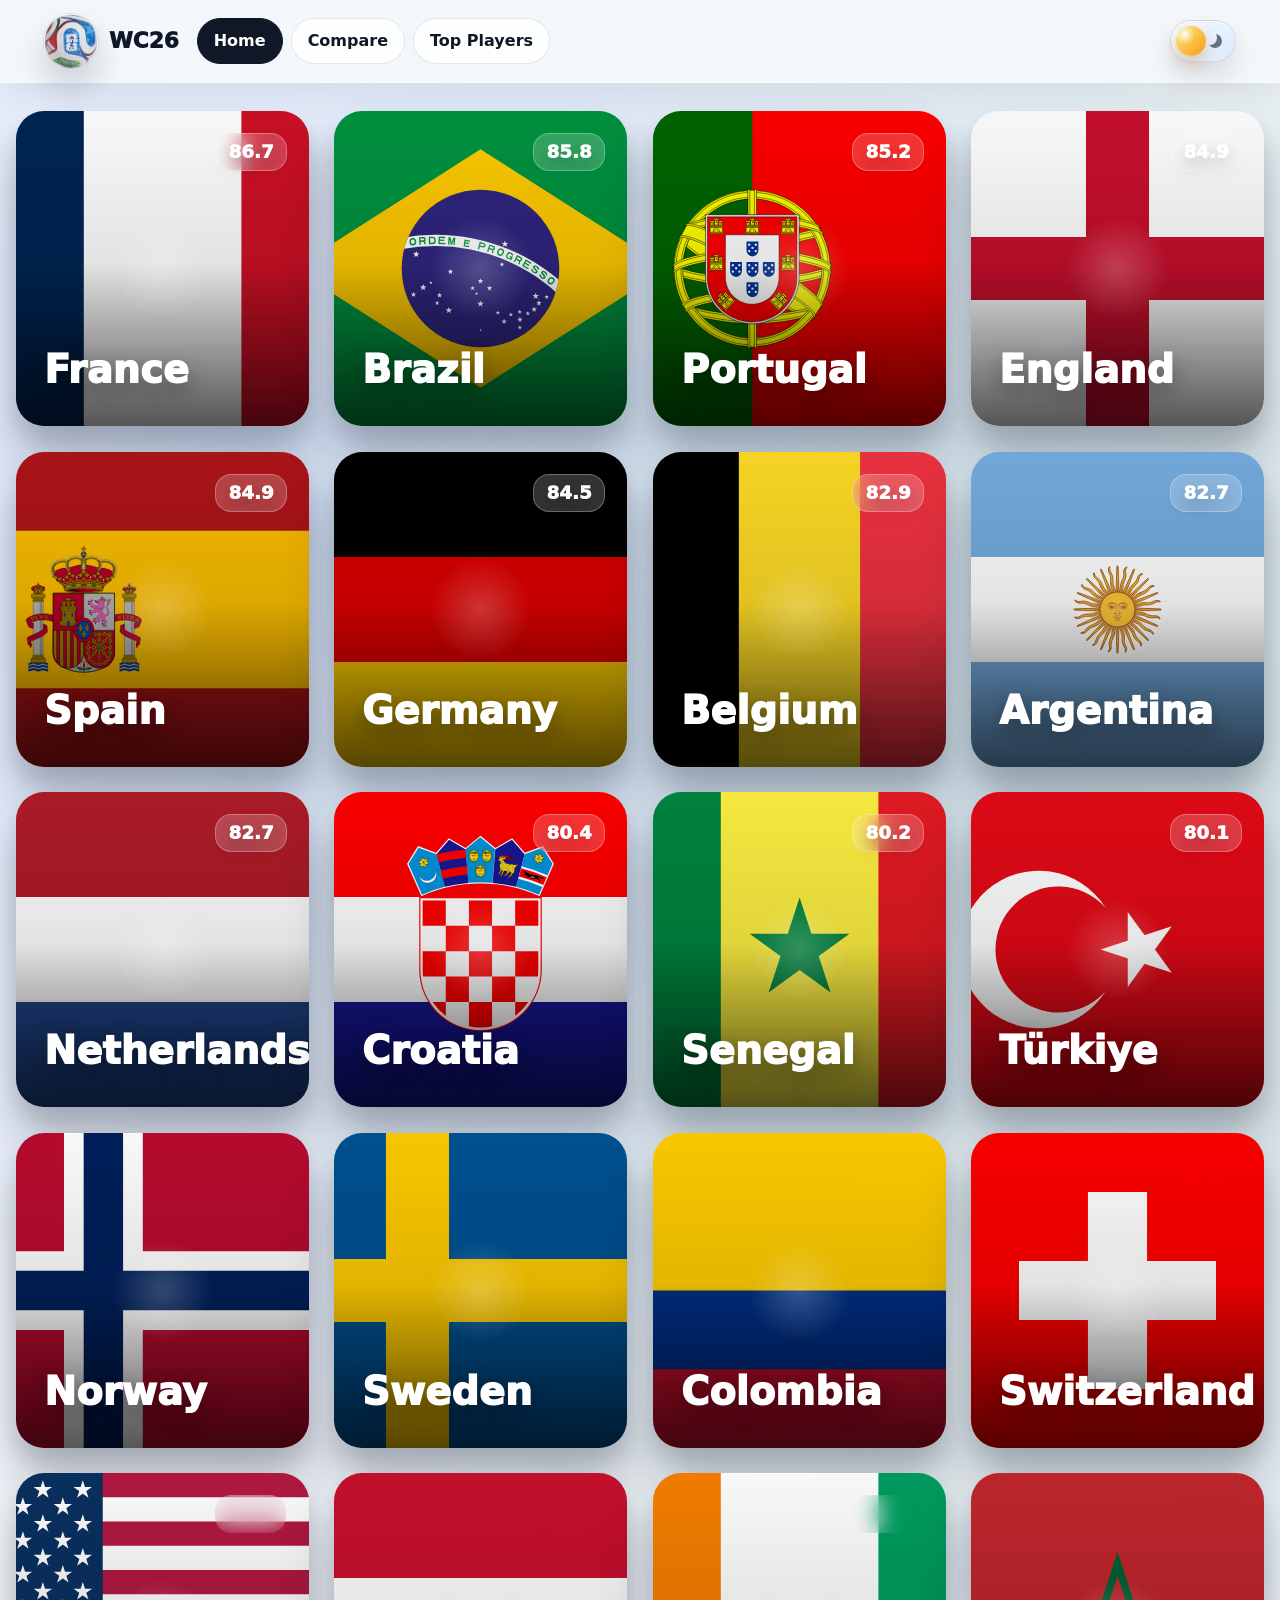
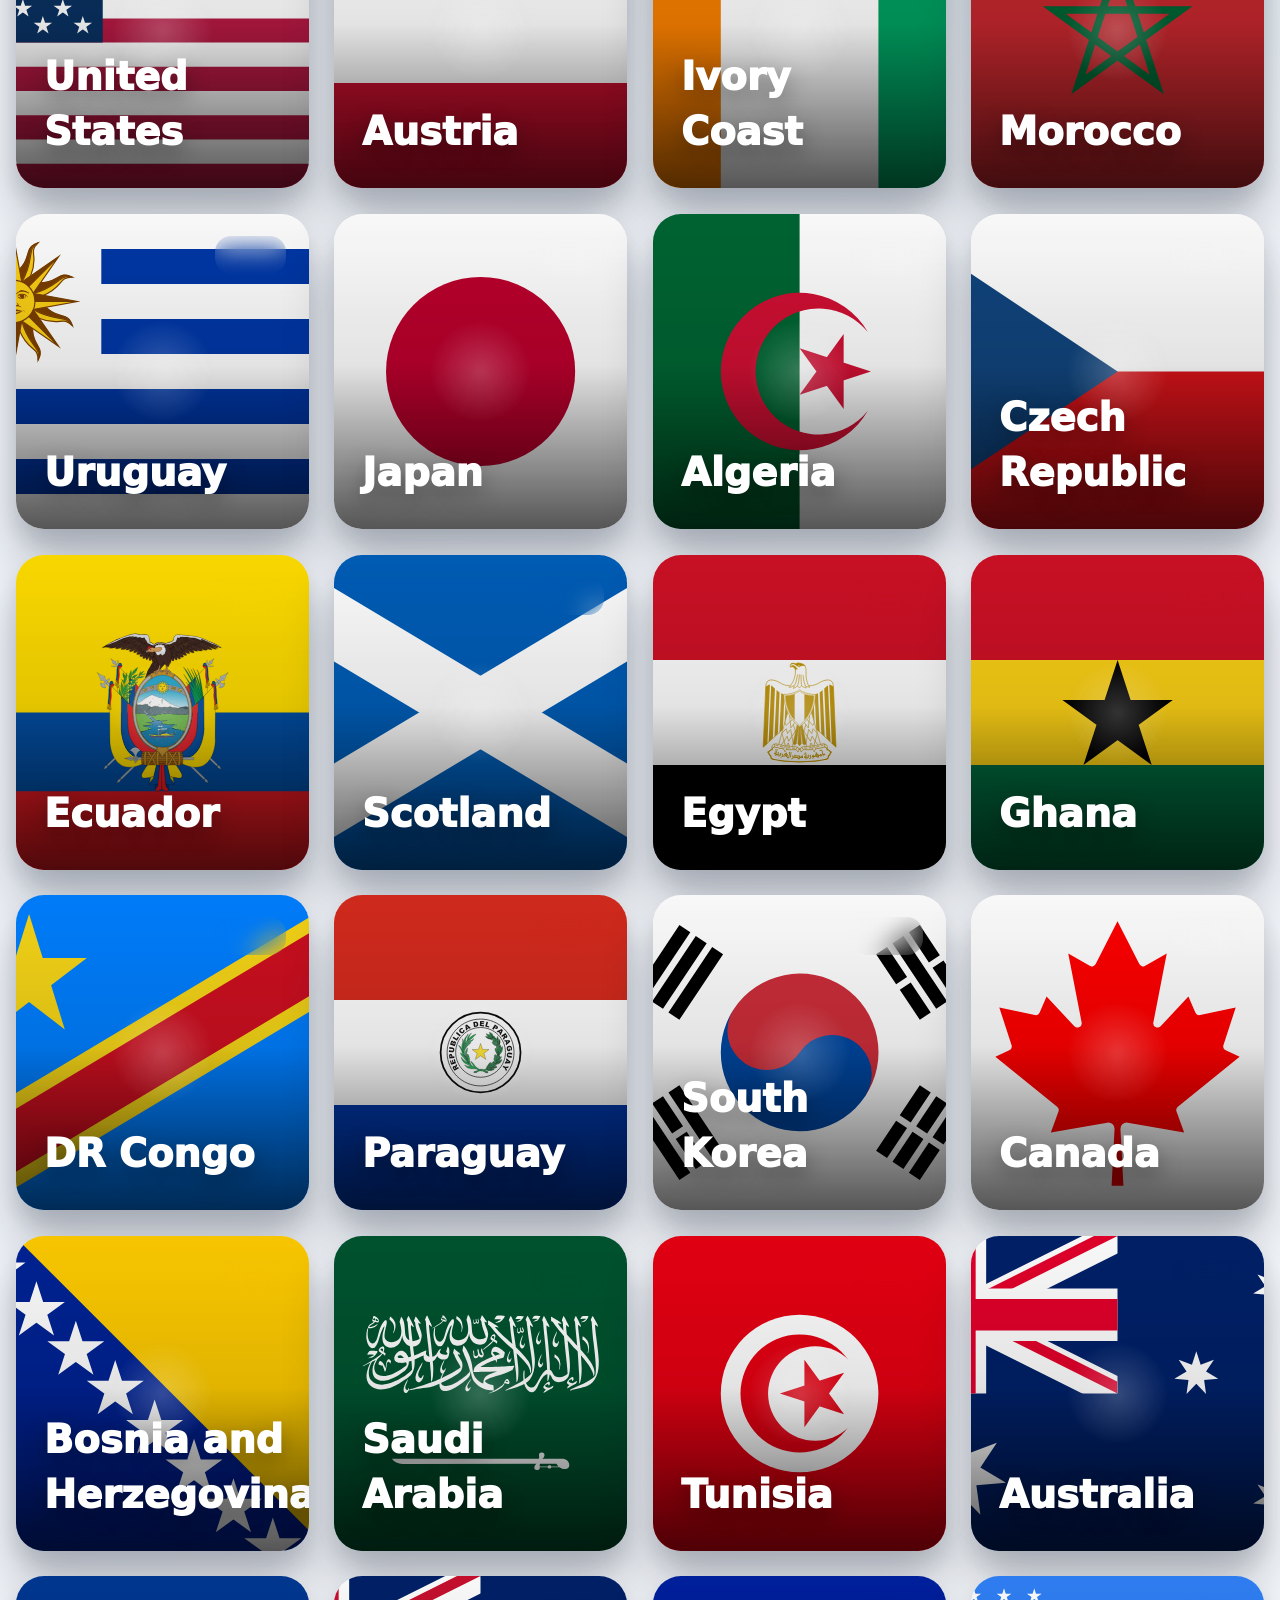
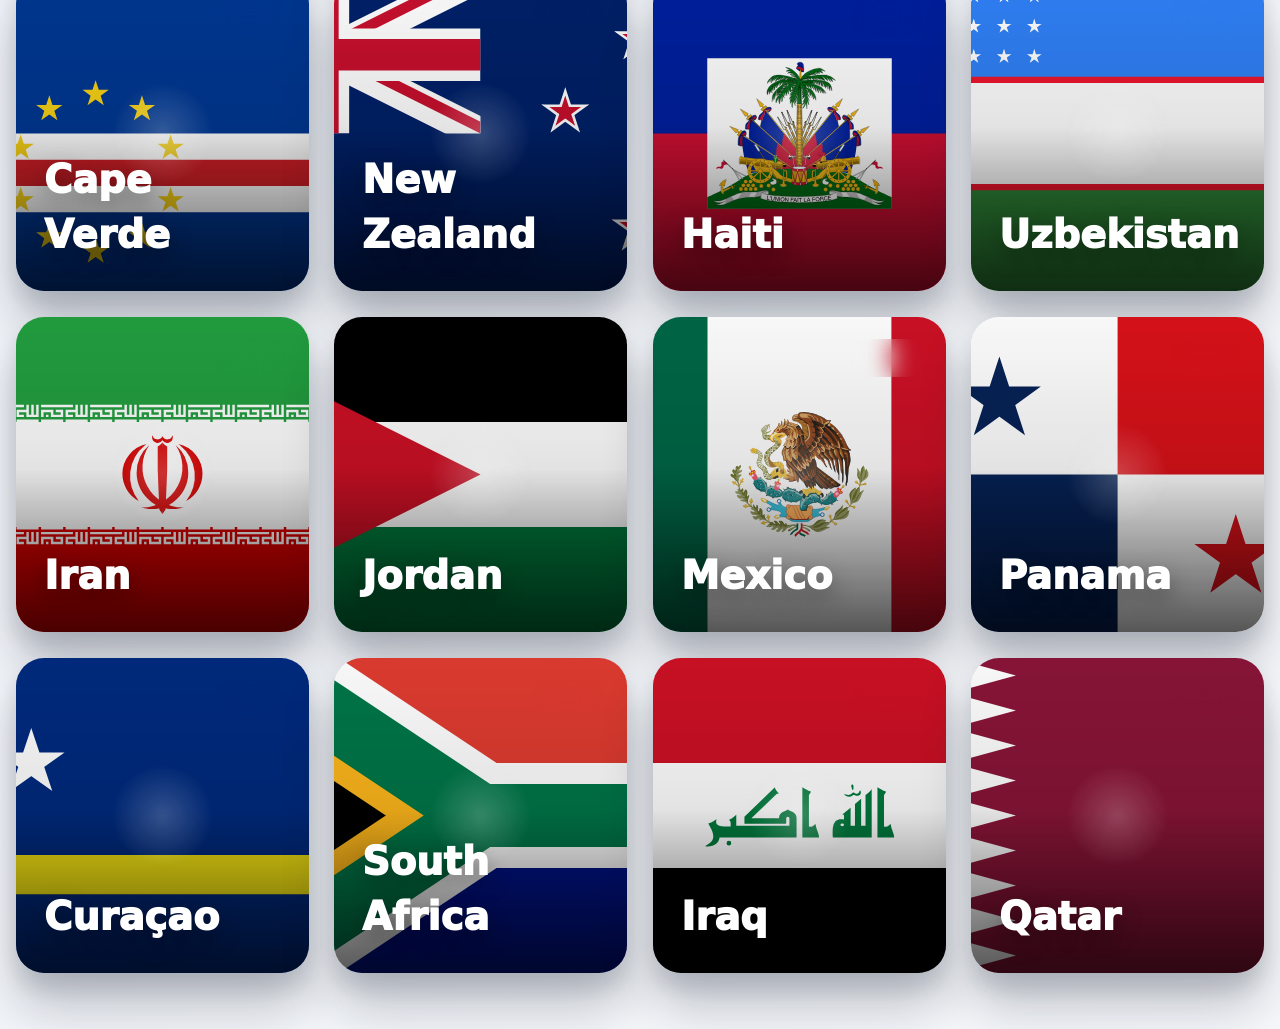
<file: index.html>
<!doctype html>
<html lang="en">
<head>
  <meta charset="utf-8">
  <meta name="viewport" content="width=device-width, initial-scale=1">
  <title>World Cup 2026 Player Guide</title>
  <link rel="icon" type="image/png" sizes="64x64" href="assets/favicon.png">
  <script>
    (() => {
      try {
        const storedTheme = localStorage.getItem("wc26-theme");
        const systemTheme = window.matchMedia("(prefers-color-scheme: dark)").matches ? "dark" : "light";
        document.documentElement.dataset.theme = storedTheme || systemTheme;
      } catch (error) {
        document.documentElement.dataset.theme = "light";
      }
    })();
  </script>
  <link rel="stylesheet" href="styles/app.css?v=20260627-cache">
  <script src="js/shared/utils.js?v=20260627-cache" defer></script>
  <script src="js/shared/theme.js?v=20260627-cache" defer></script>
  <script src="js/shared/data.js?v=20260627-cache" defer></script>
  <script src="js/components/topbar.js?v=20260627-cache" defer></script>
  <script src="js/components/country-card.js?v=20260627-cache" defer></script>
  <script src="js/pages/home.js?v=20260627-cache" defer></script>
</head>
<body>
  <div class="app-shell">
    <div id="topbar"></div>
    <main>
      <div class="load-state" id="loadState">Loading player data...</div>
      <div id="app"></div>
    </main>
  </div>
</body>
</html>
</file>
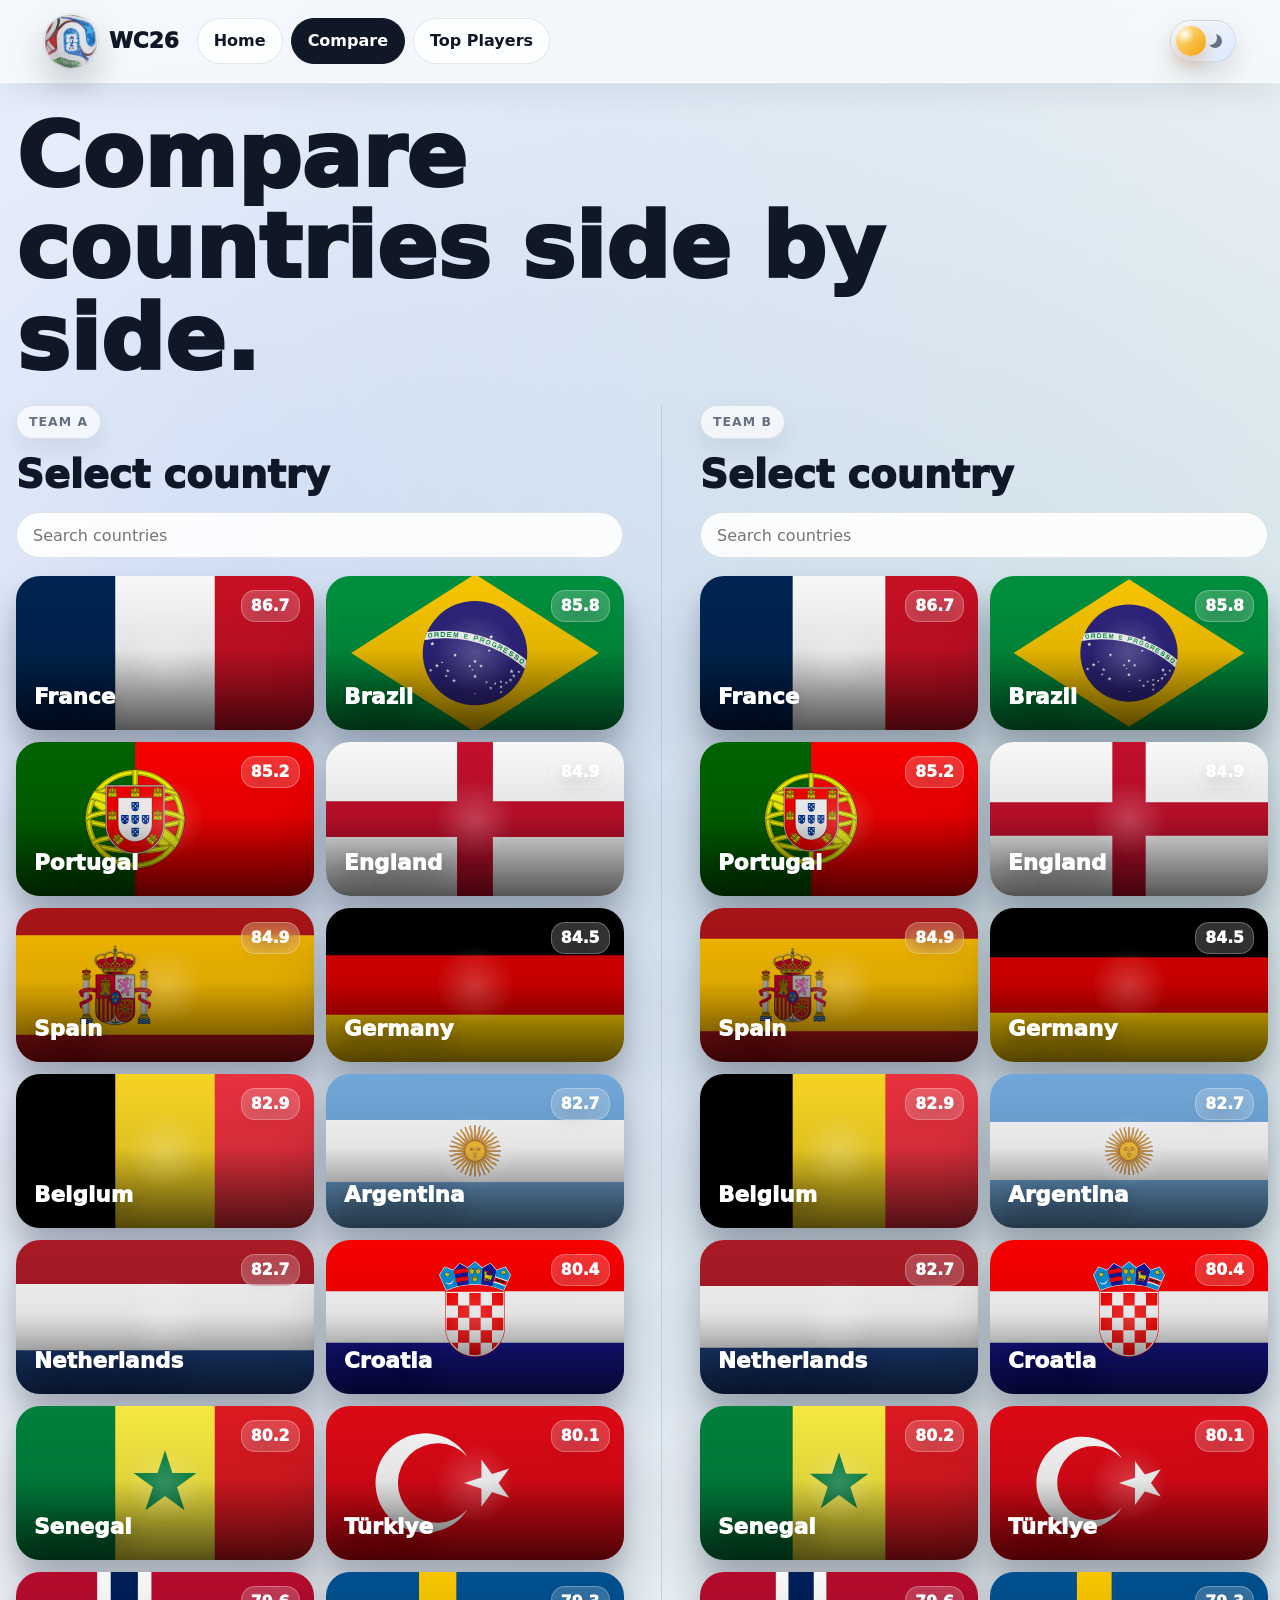
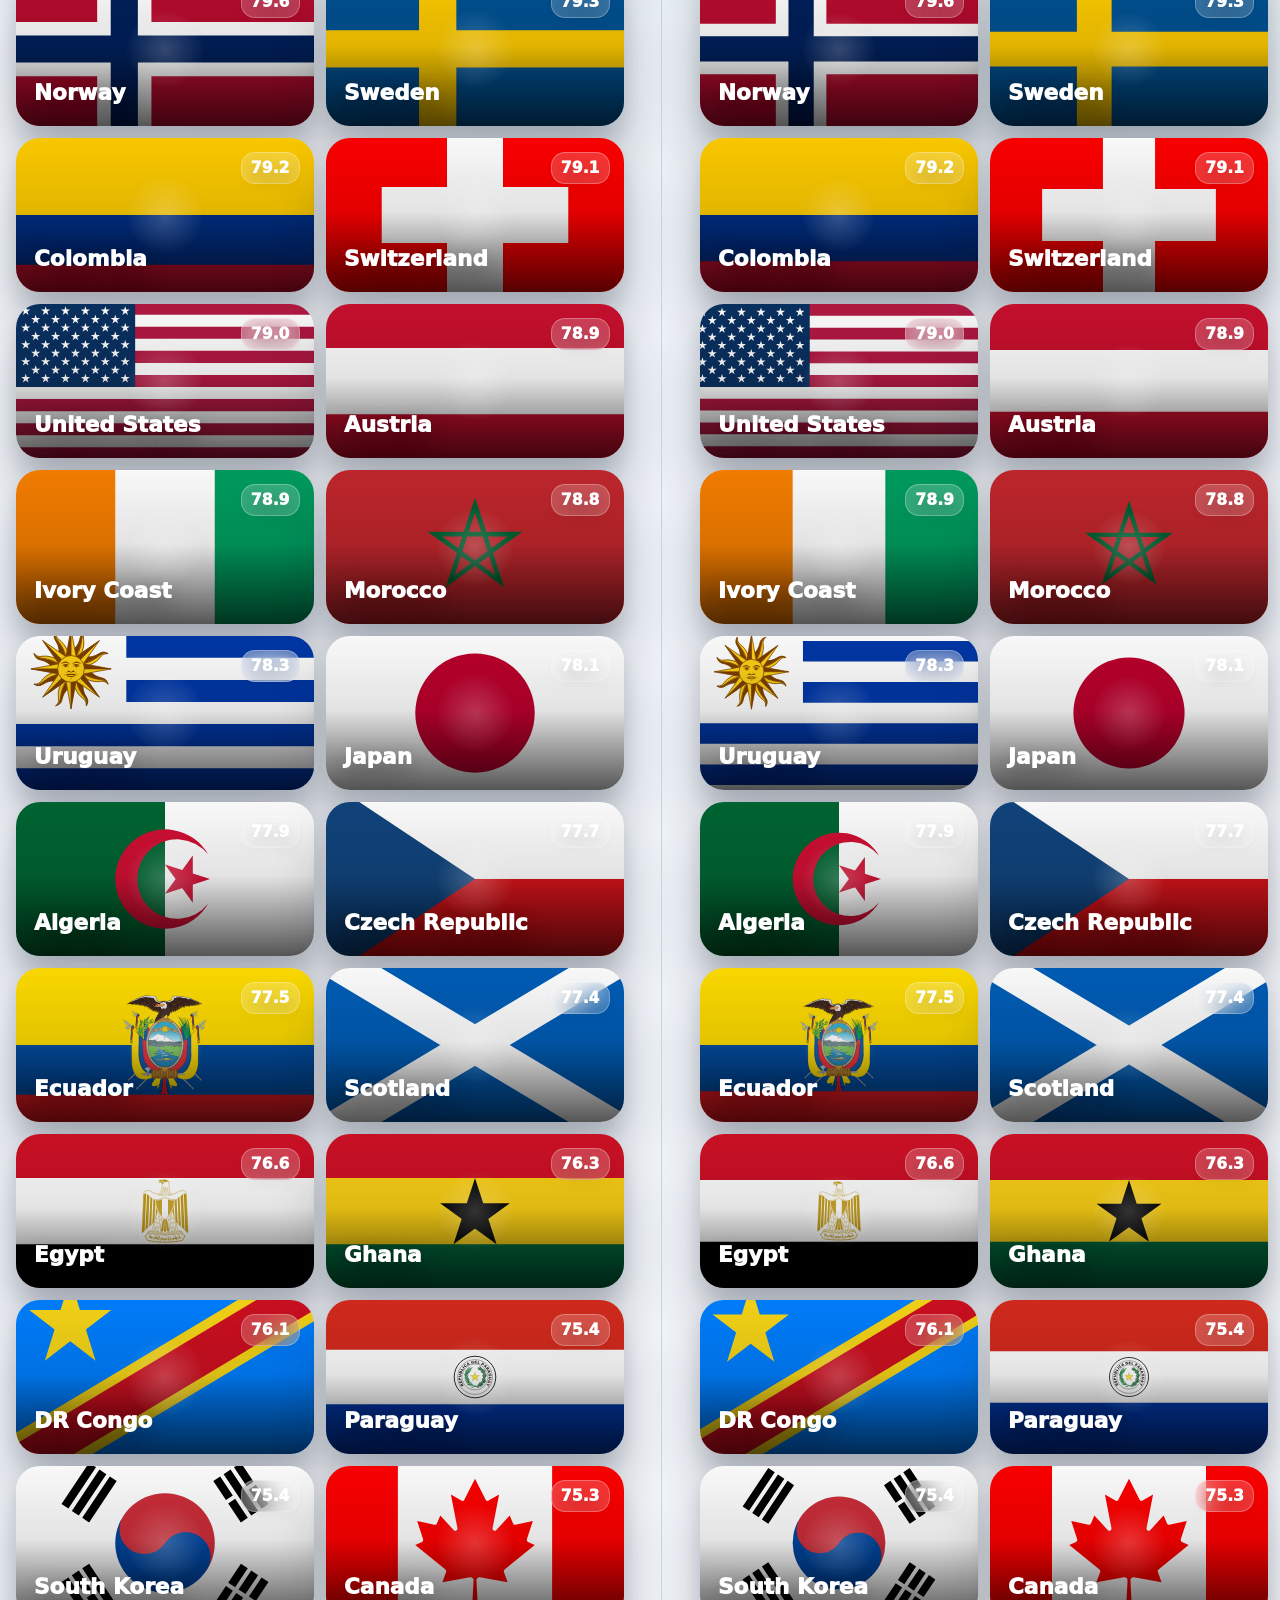
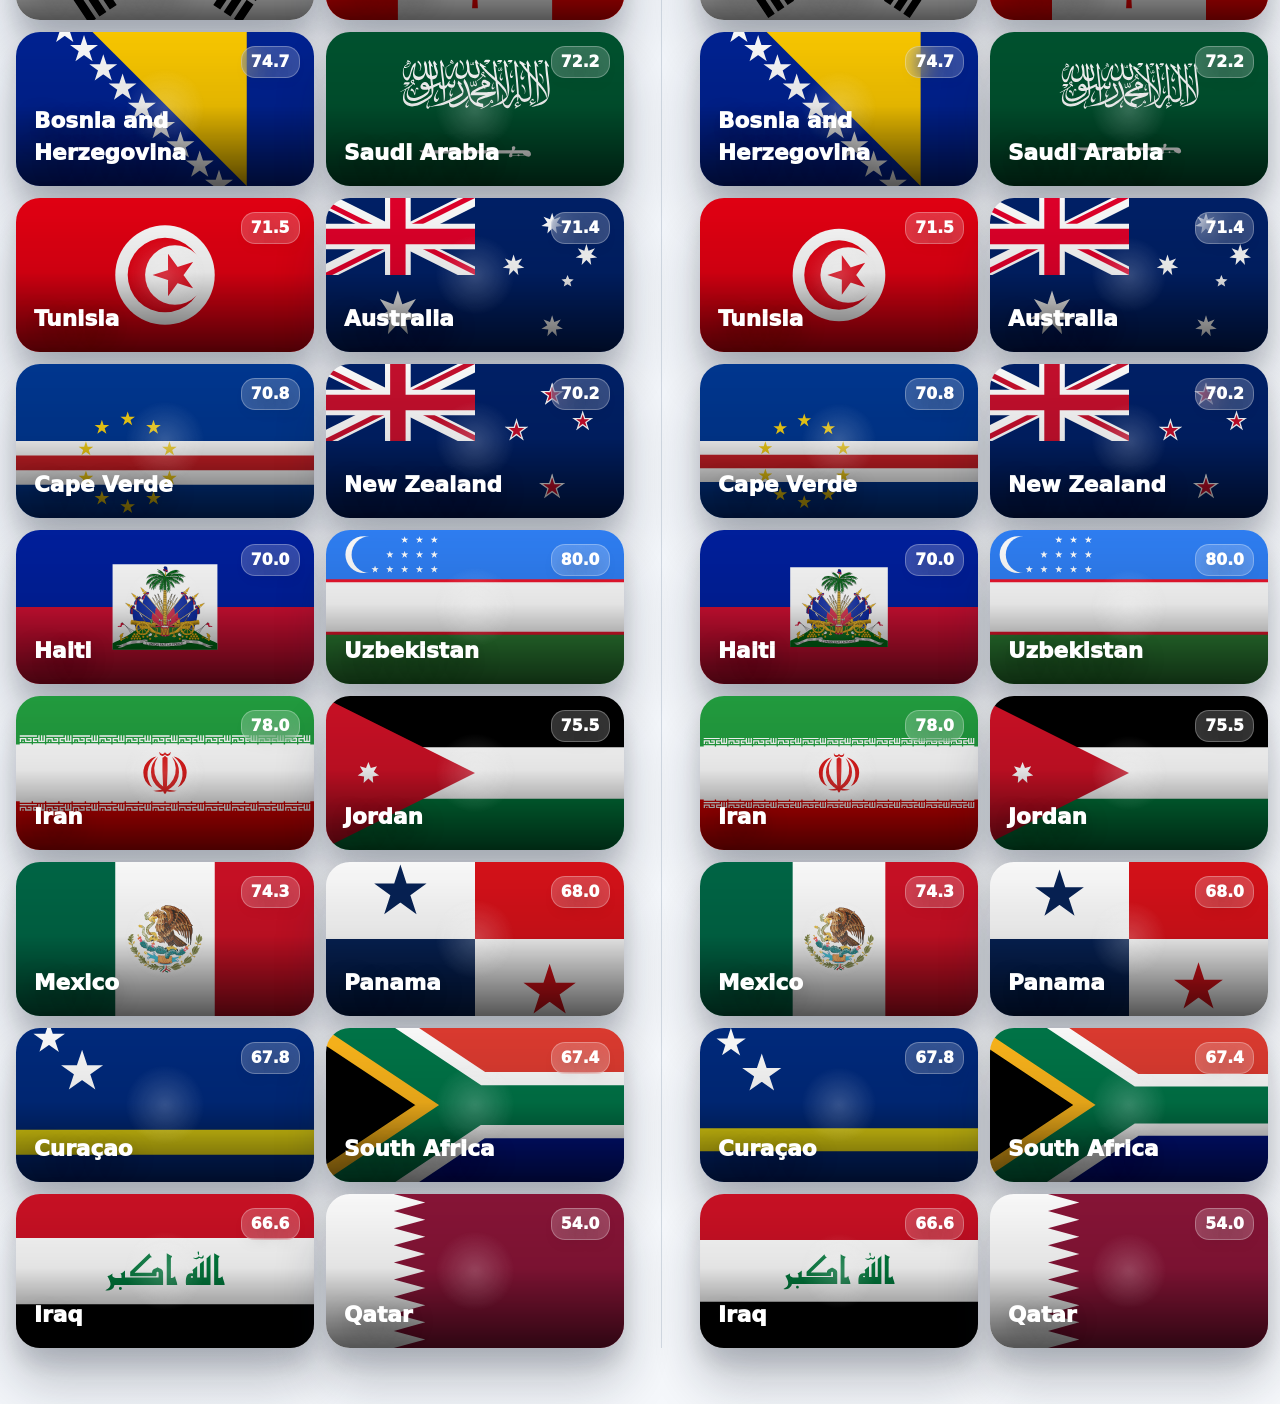
<file: compare.html>
<!doctype html>
<html lang="en">
<head>
  <meta charset="utf-8">
  <meta name="viewport" content="width=device-width, initial-scale=1">
  <title>World Cup 2026 Player Guide</title>
  <link rel="icon" type="image/png" sizes="64x64" href="assets/favicon.png">
  <script>
    (() => {
      try {
        const storedTheme = localStorage.getItem("wc26-theme");
        const systemTheme = window.matchMedia("(prefers-color-scheme: dark)").matches ? "dark" : "light";
        document.documentElement.dataset.theme = storedTheme || systemTheme;
      } catch (error) {
        document.documentElement.dataset.theme = "light";
      }
    })();
  </script>
  <link rel="stylesheet" href="styles/app.css?v=20260627-cache">
  <script src="js/shared/utils.js?v=20260627-cache" defer></script>
  <script src="js/shared/theme.js?v=20260627-cache" defer></script>
  <script src="js/shared/data.js?v=20260627-cache" defer></script>
  <script src="js/shared/stats.js?v=20260627-cache" defer></script>
  <script src="js/components/topbar.js?v=20260627-cache" defer></script>
  <script src="js/components/country-card.js?v=20260627-cache" defer></script>
  <script src="js/components/player-card.js?v=20260627-cache" defer></script>
  <script src="js/components/metrics.js?v=20260627-cache" defer></script>
  <script src="js/pages/compare.js?v=20260627-cache" defer></script>
</head>
<body>
  <div class="app-shell">
    <div id="topbar"></div>
    <main>
      <div class="load-state" id="loadState">Loading player data...</div>
      <div id="app"></div>
    </main>
  </div>
</body>
</html>
</file>
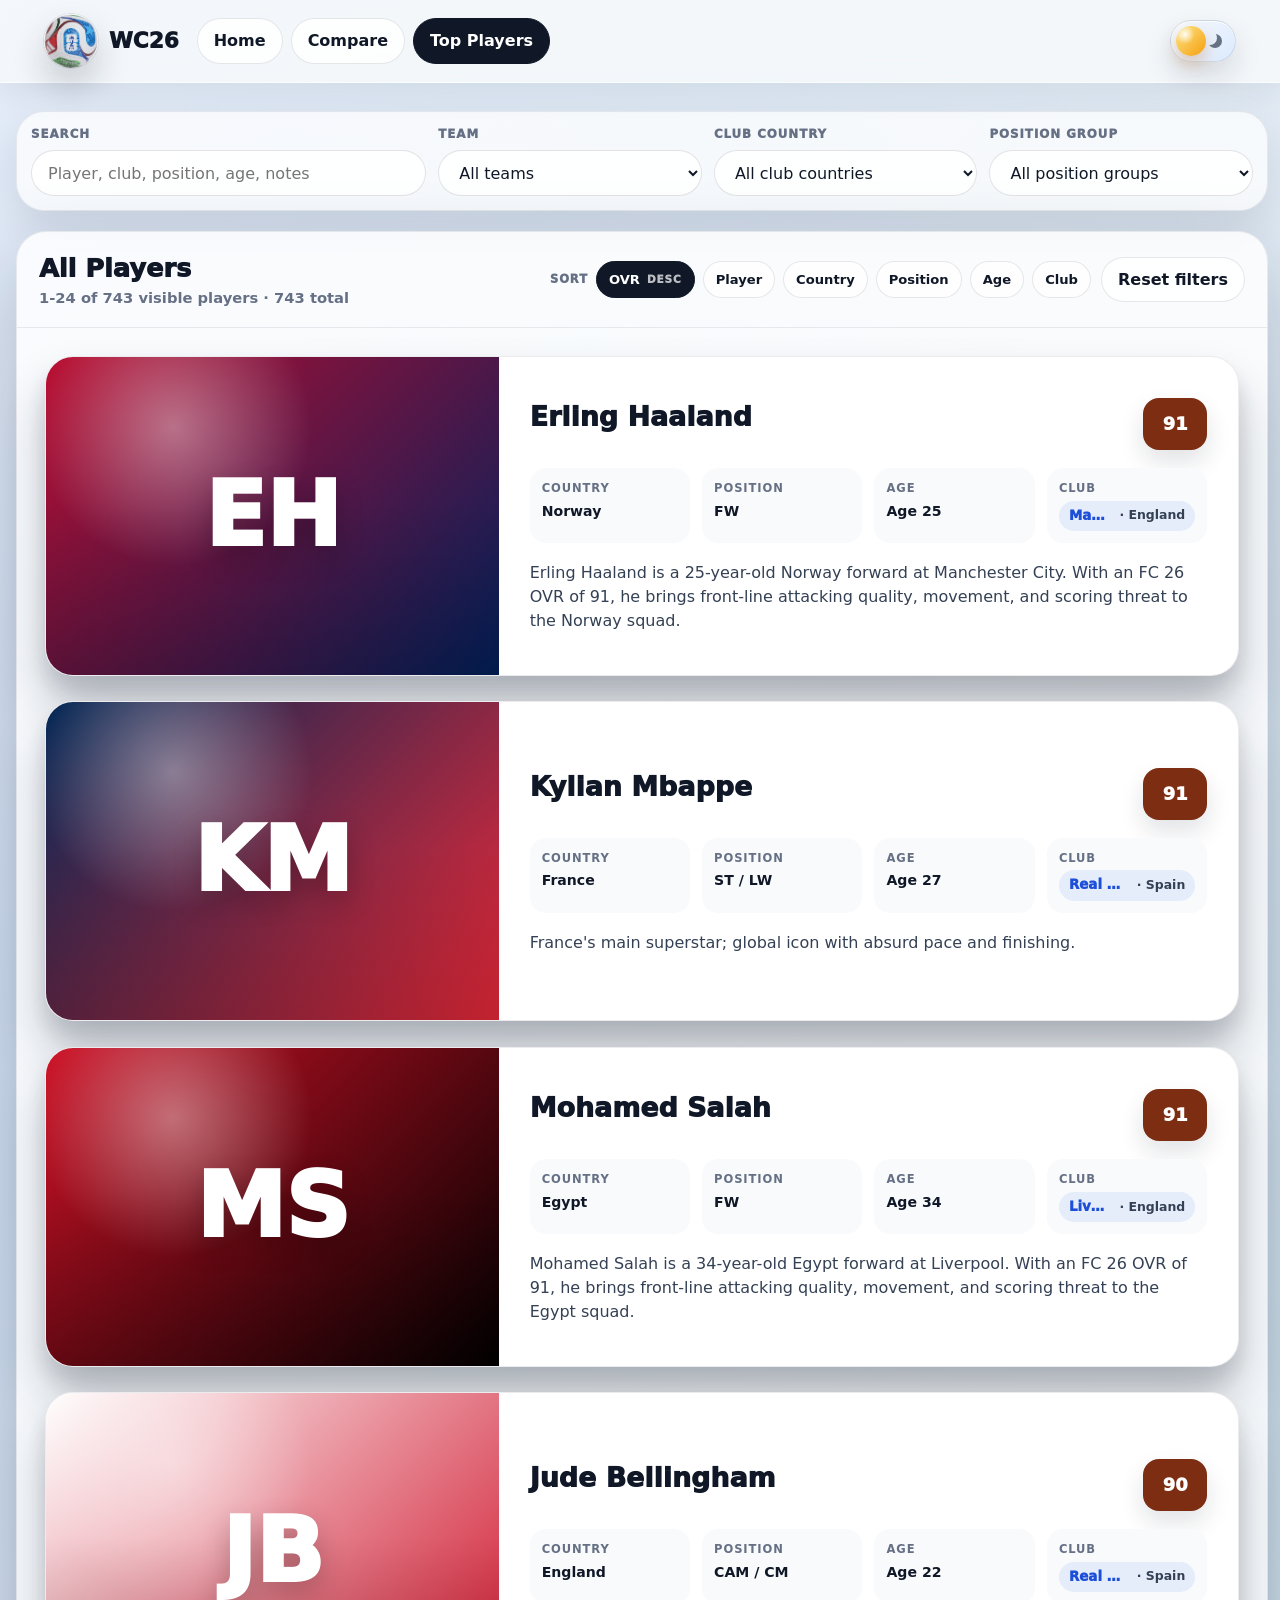
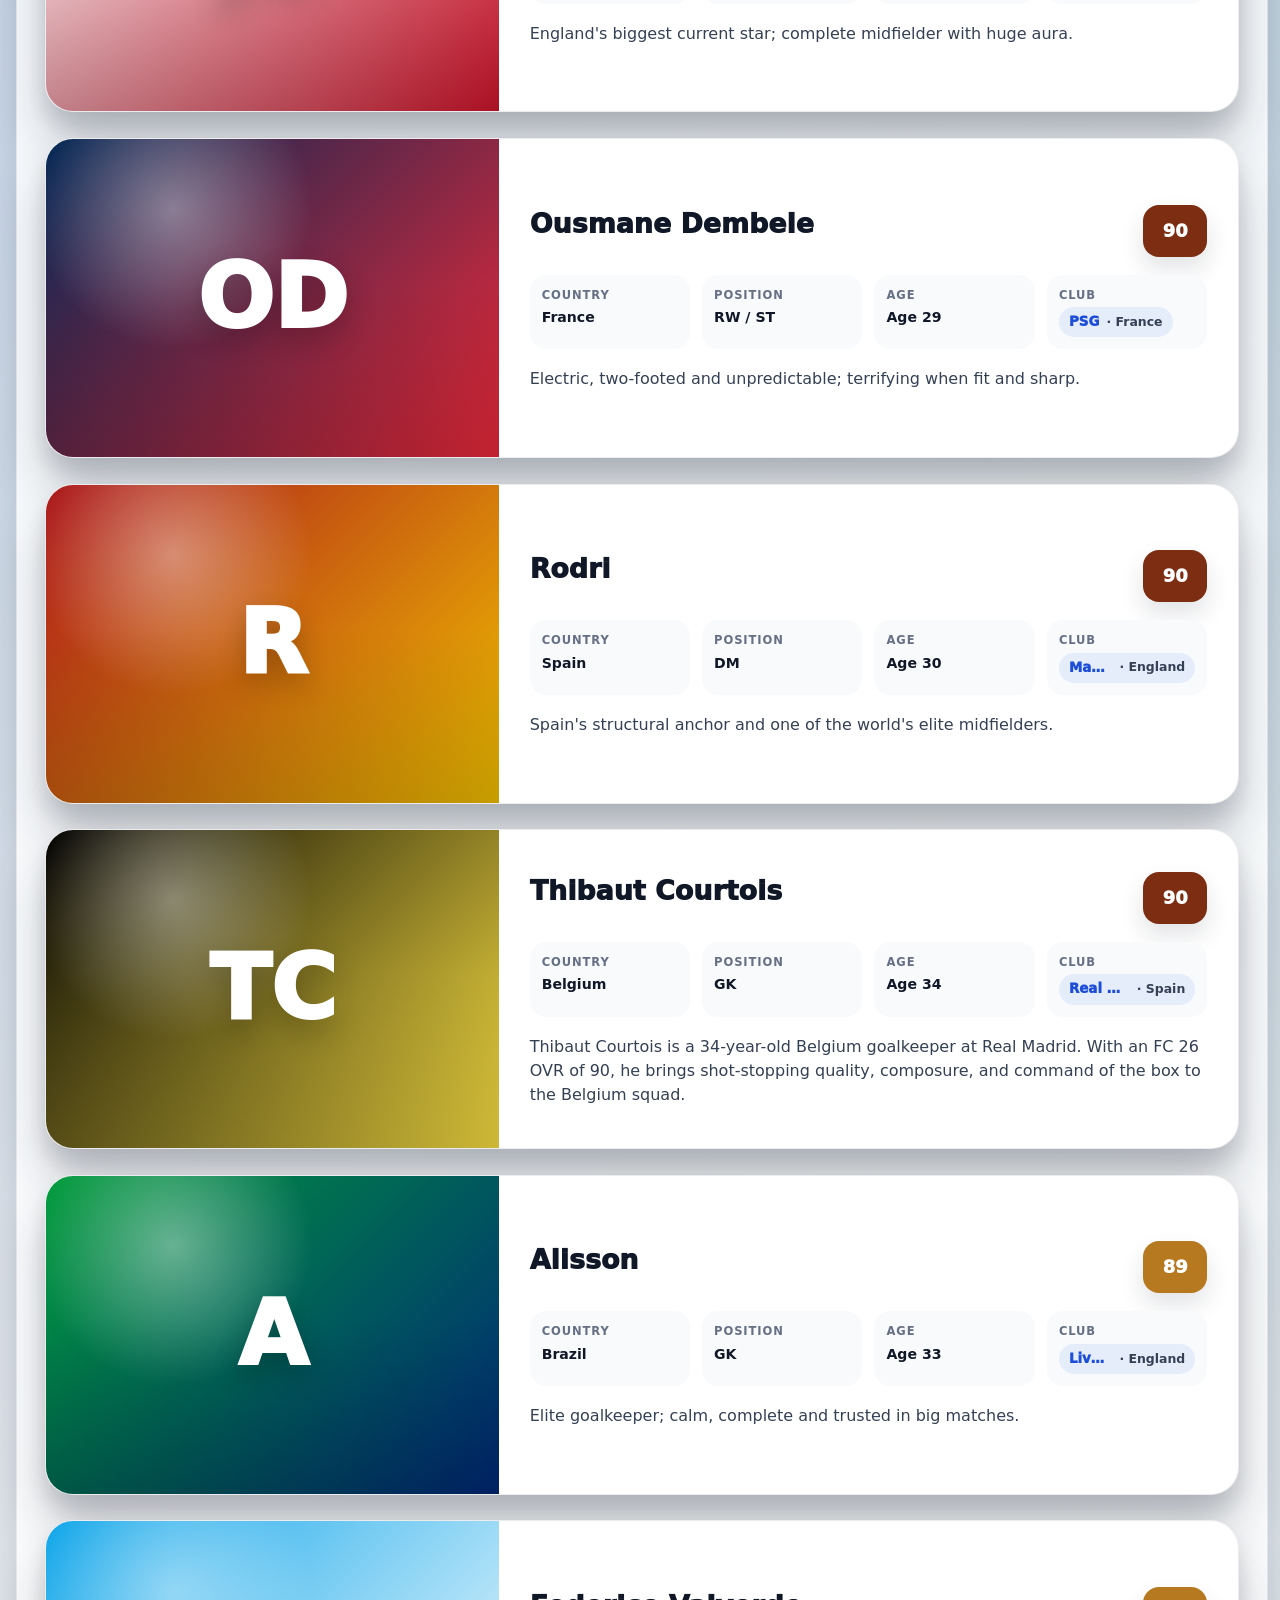
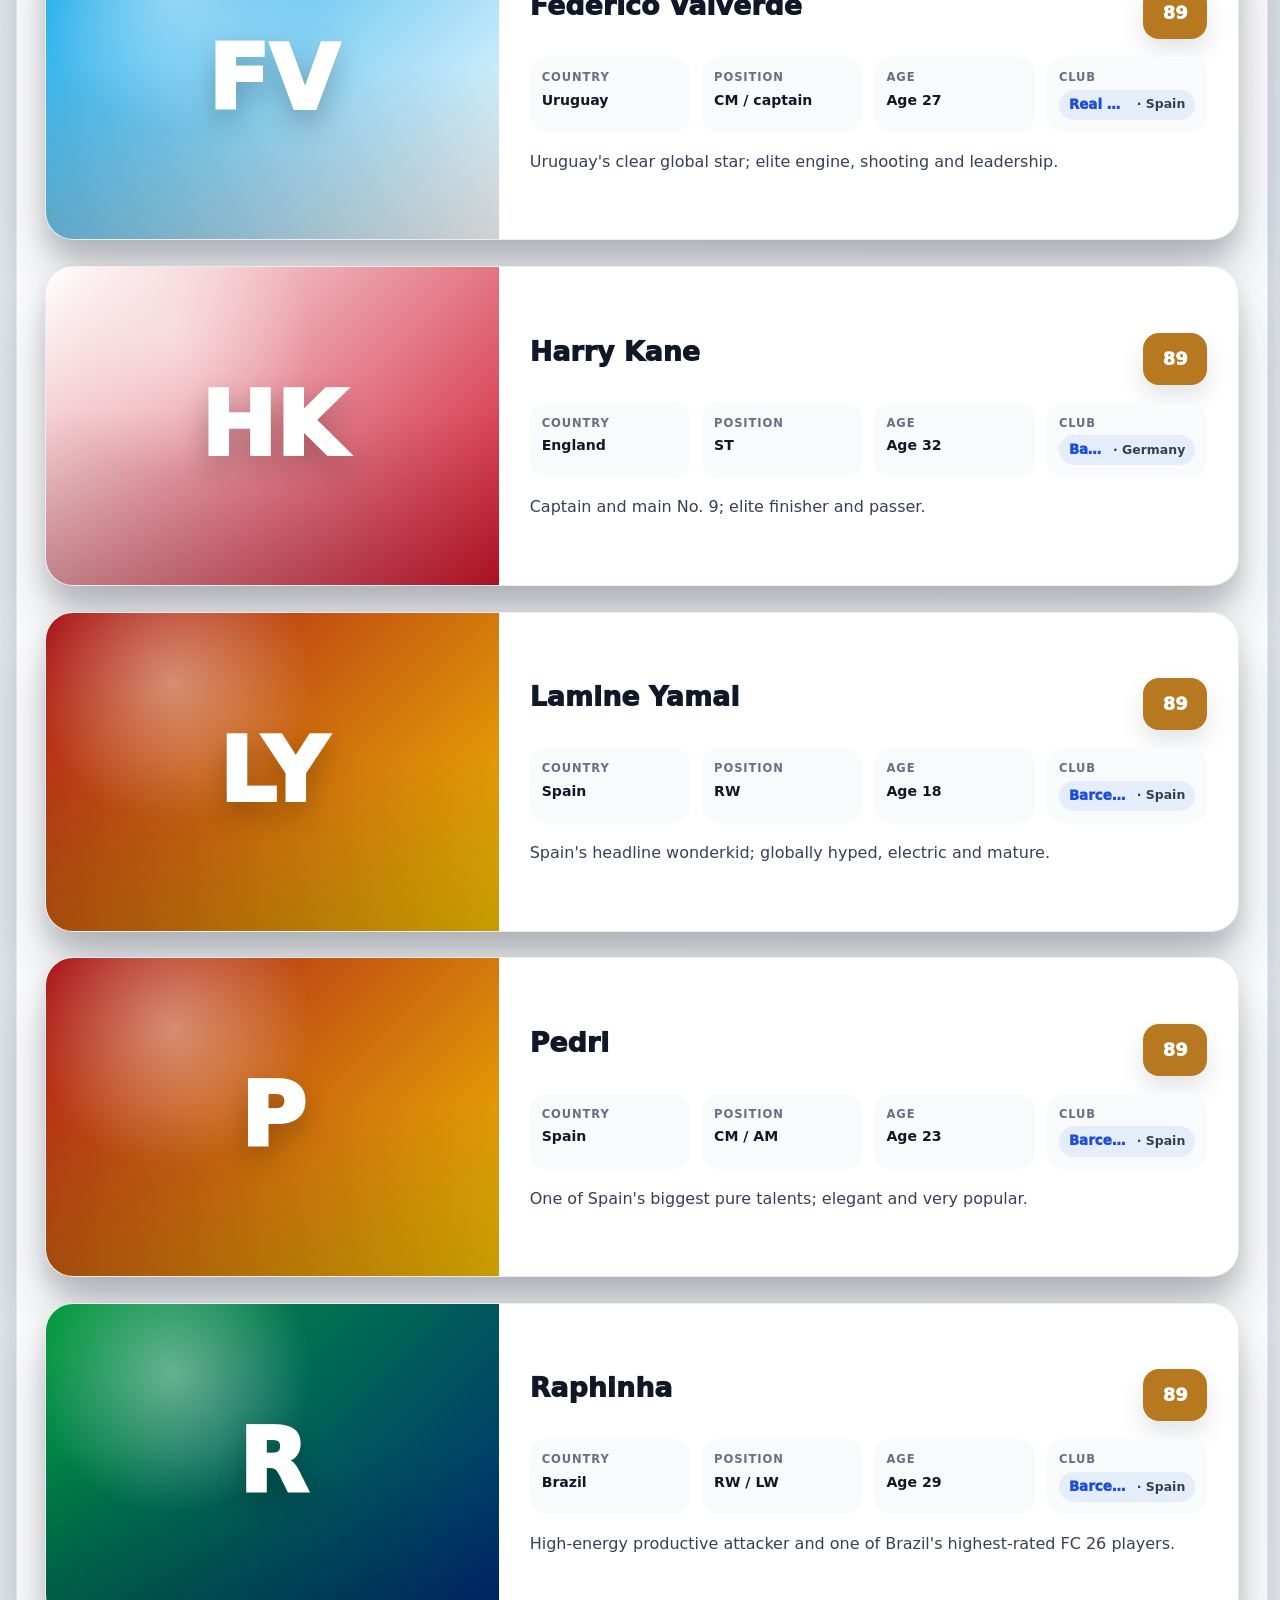
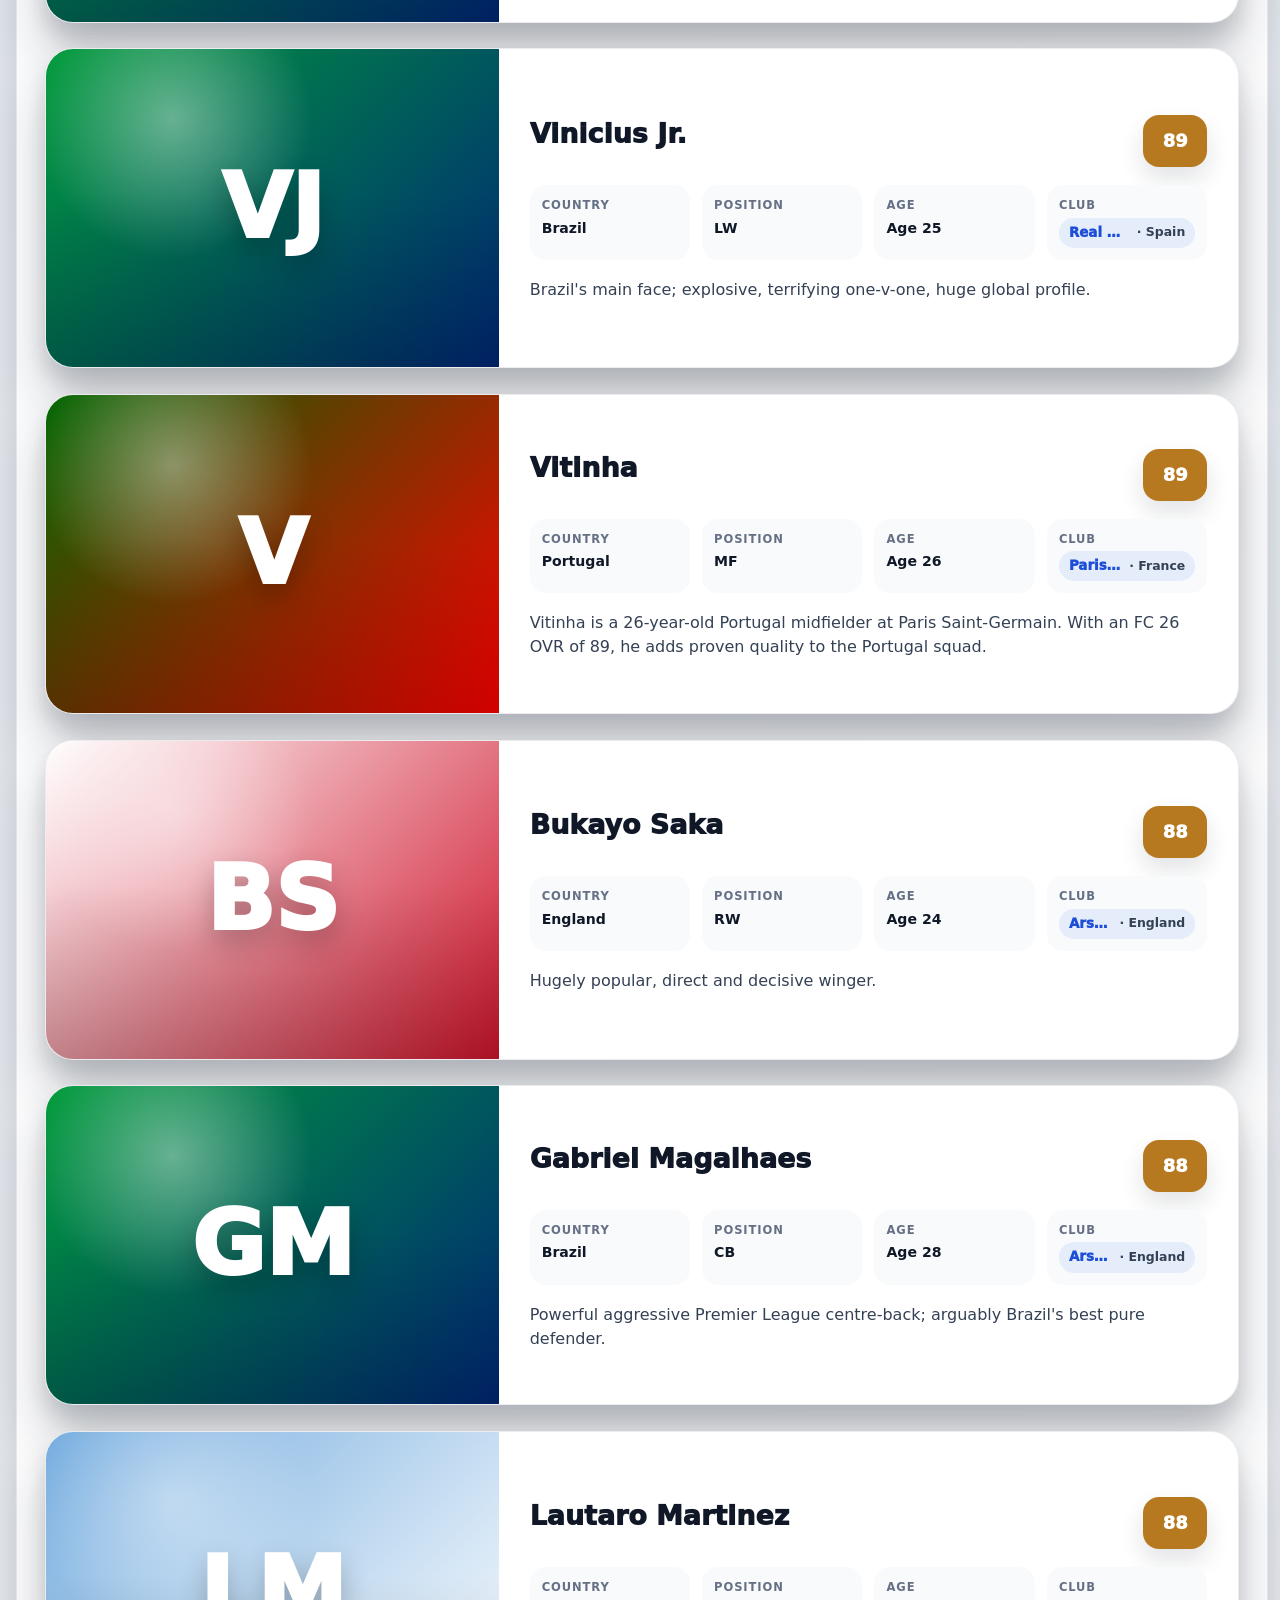
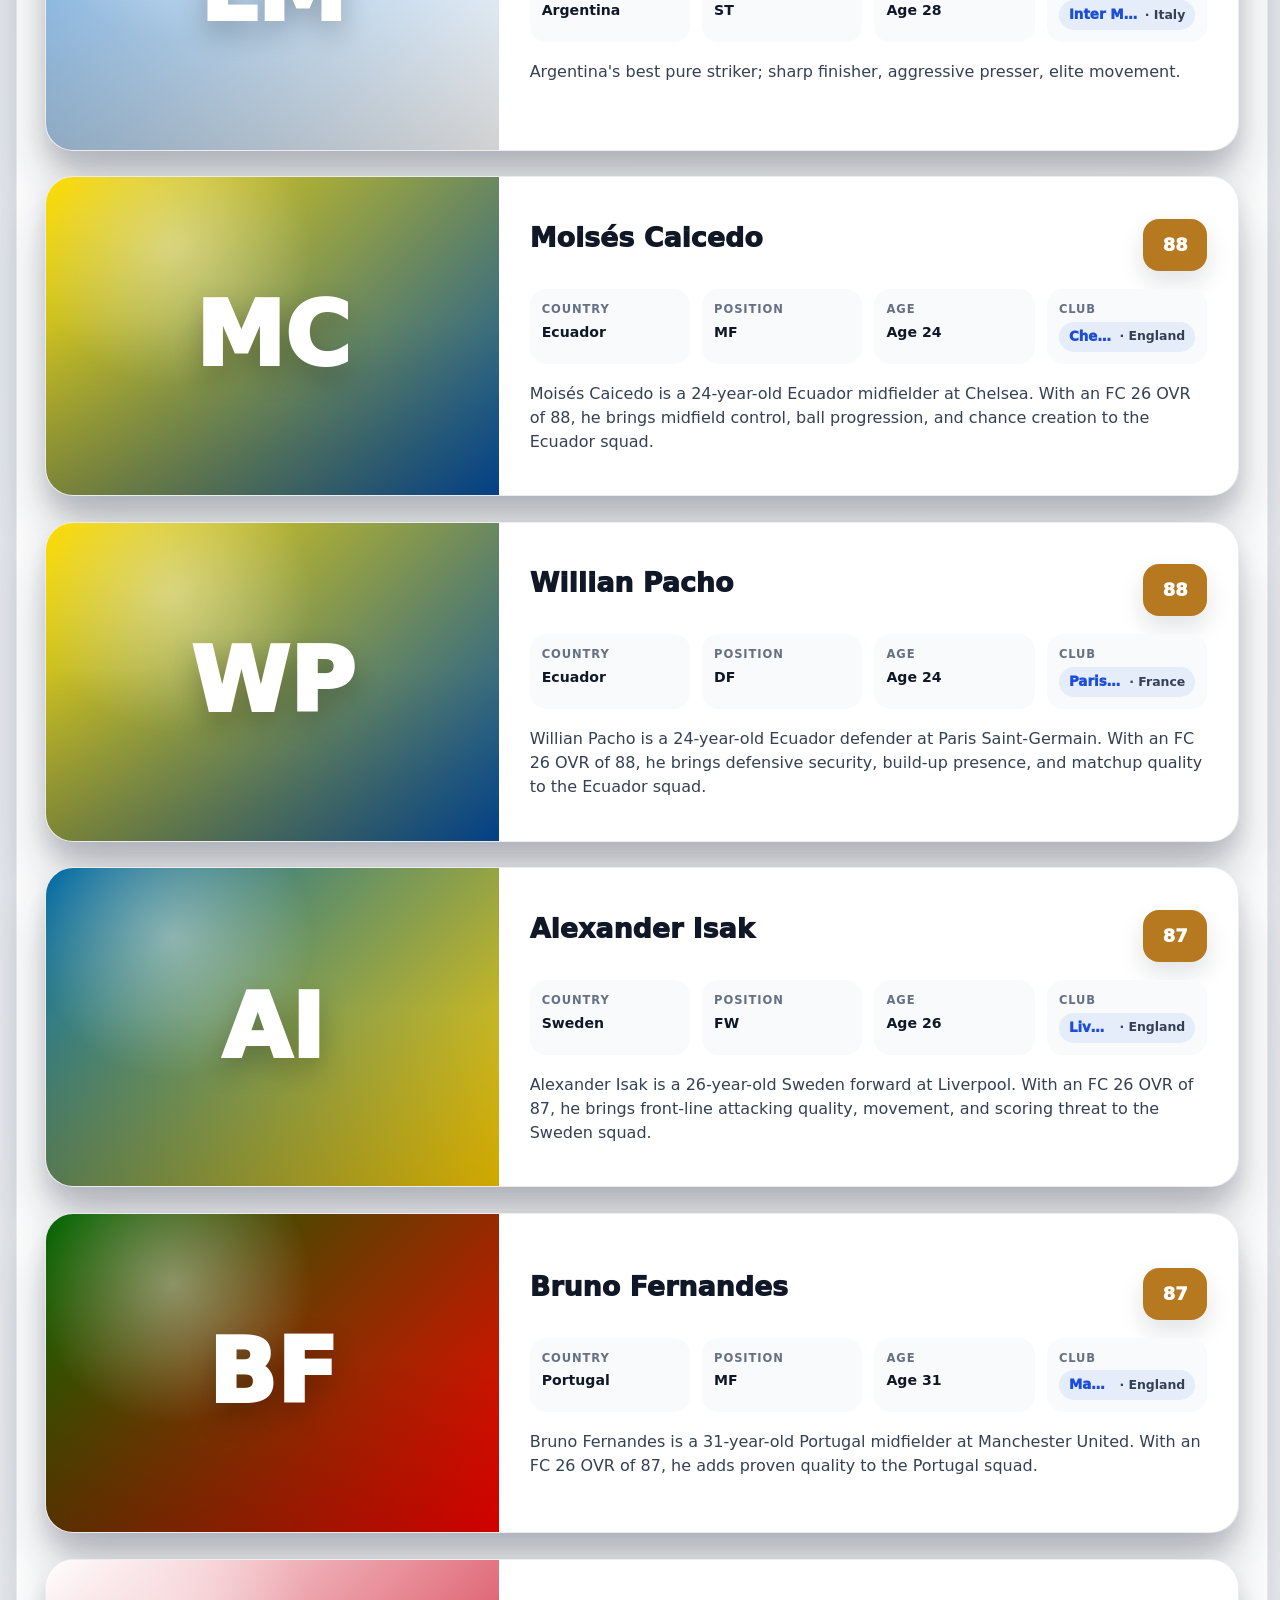
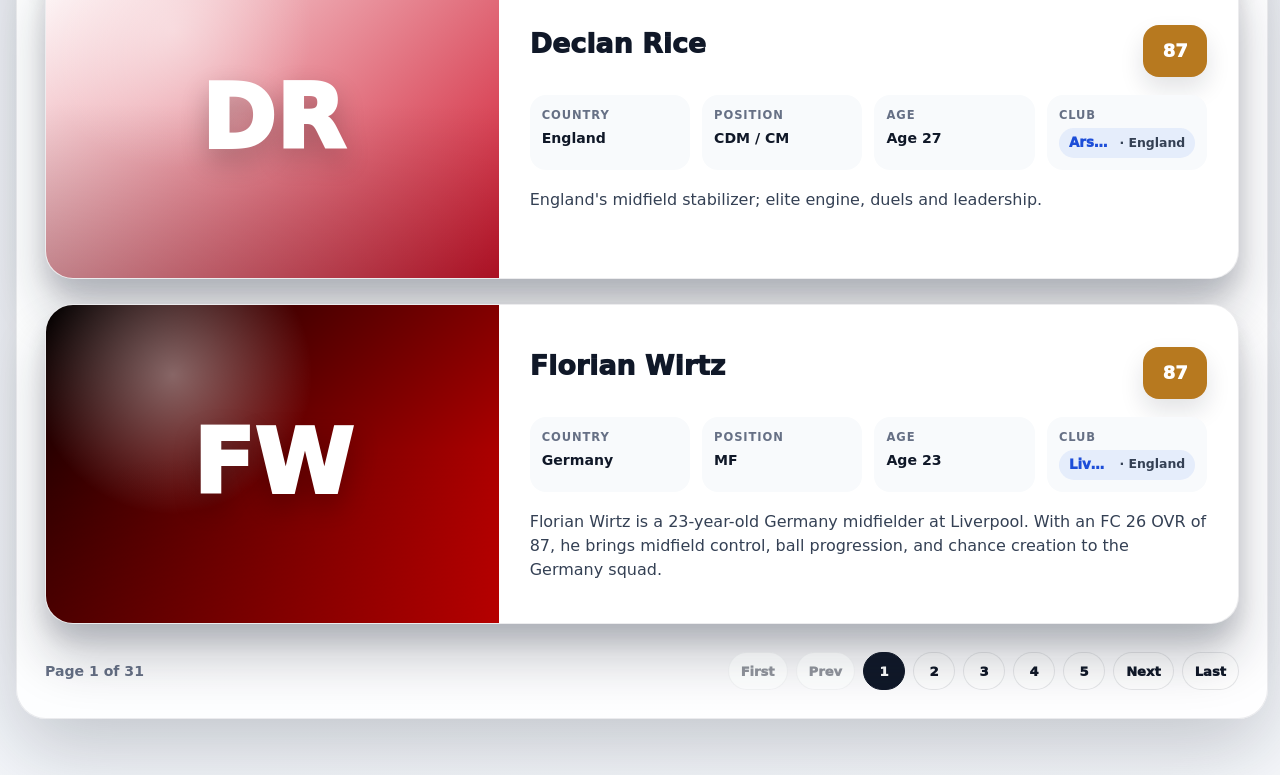
<file: players.html>
<!doctype html>
<html lang="en">
<head>
  <meta charset="utf-8">
  <meta name="viewport" content="width=device-width, initial-scale=1">
  <title>World Cup 2026 Player Guide</title>
  <link rel="icon" type="image/png" sizes="64x64" href="assets/favicon.png">
  <script>
    (() => {
      try {
        const storedTheme = localStorage.getItem("wc26-theme");
        const systemTheme = window.matchMedia("(prefers-color-scheme: dark)").matches ? "dark" : "light";
        document.documentElement.dataset.theme = storedTheme || systemTheme;
      } catch (error) {
        document.documentElement.dataset.theme = "light";
      }
    })();
  </script>
  <link rel="stylesheet" href="styles/app.css?v=20260627-cache">
  <script src="js/shared/utils.js?v=20260627-cache" defer></script>
  <script src="js/shared/theme.js?v=20260627-cache" defer></script>
  <script src="js/shared/data.js?v=20260627-cache" defer></script>
  <script src="js/components/topbar.js?v=20260627-cache" defer></script>
  <script src="js/components/country-card.js?v=20260627-cache" defer></script>
  <script src="js/components/player-card.js?v=20260627-cache" defer></script>
  <script src="js/components/player-list.js?v=20260627-cache" defer></script>
  <script src="js/pages/players.js?v=20260627-cache" defer></script>
</head>
<body>
  <div class="app-shell">
    <div id="topbar"></div>
    <main>
      <div class="load-state" id="loadState">Loading player data...</div>
      <div id="app"></div>
    </main>
  </div>
</body>
</html>
</file>
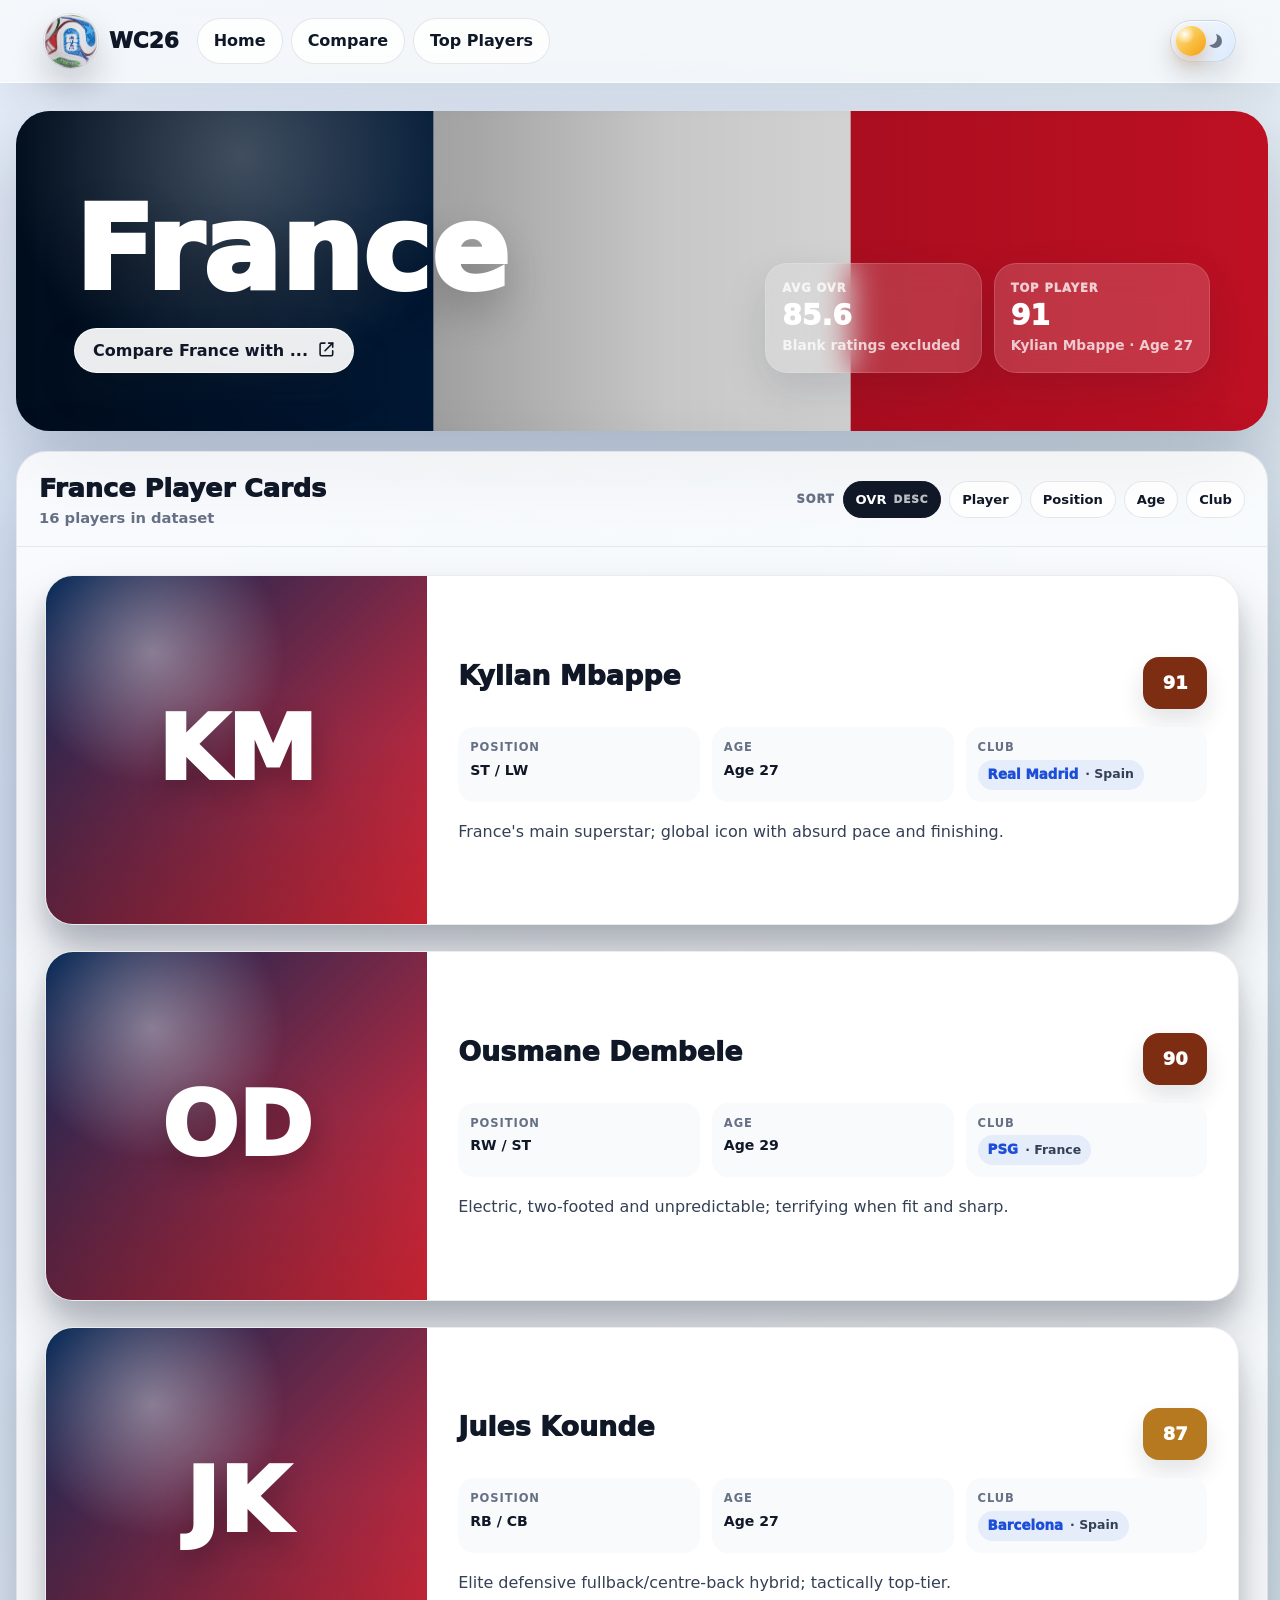
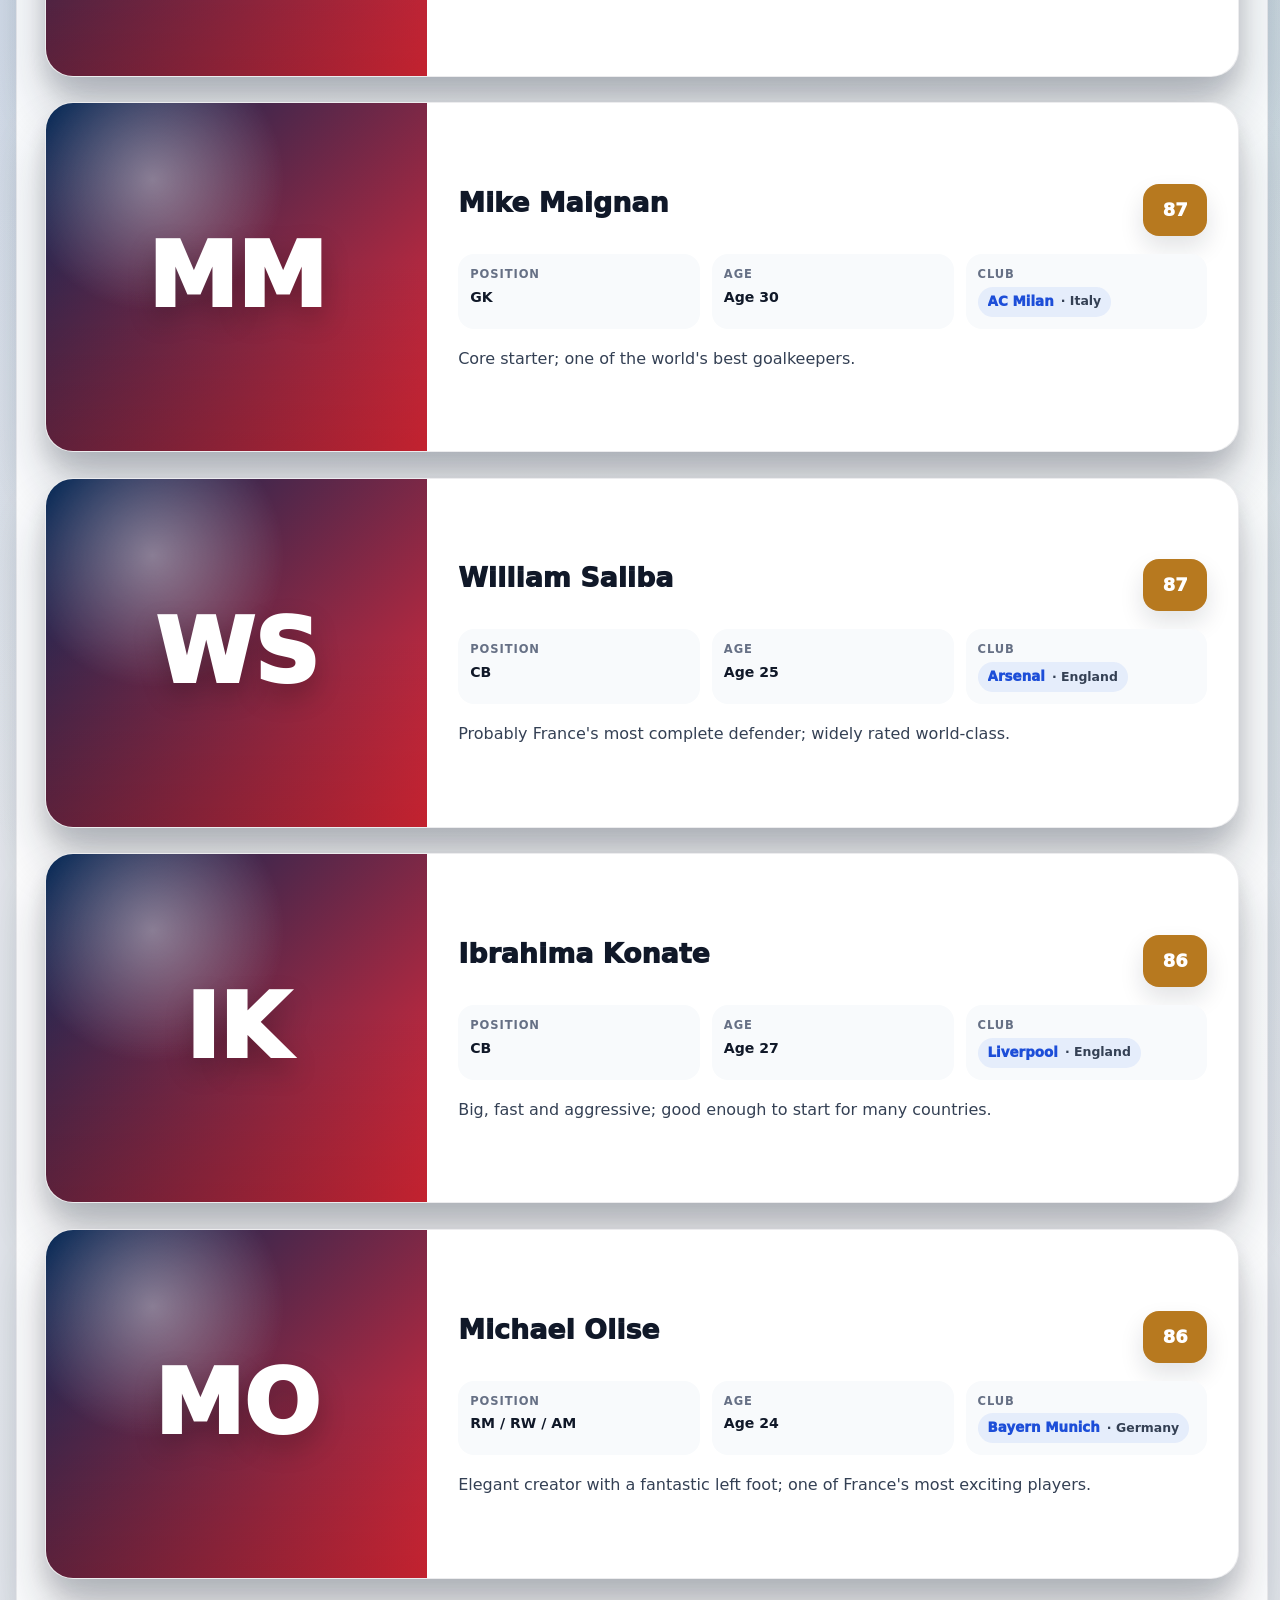
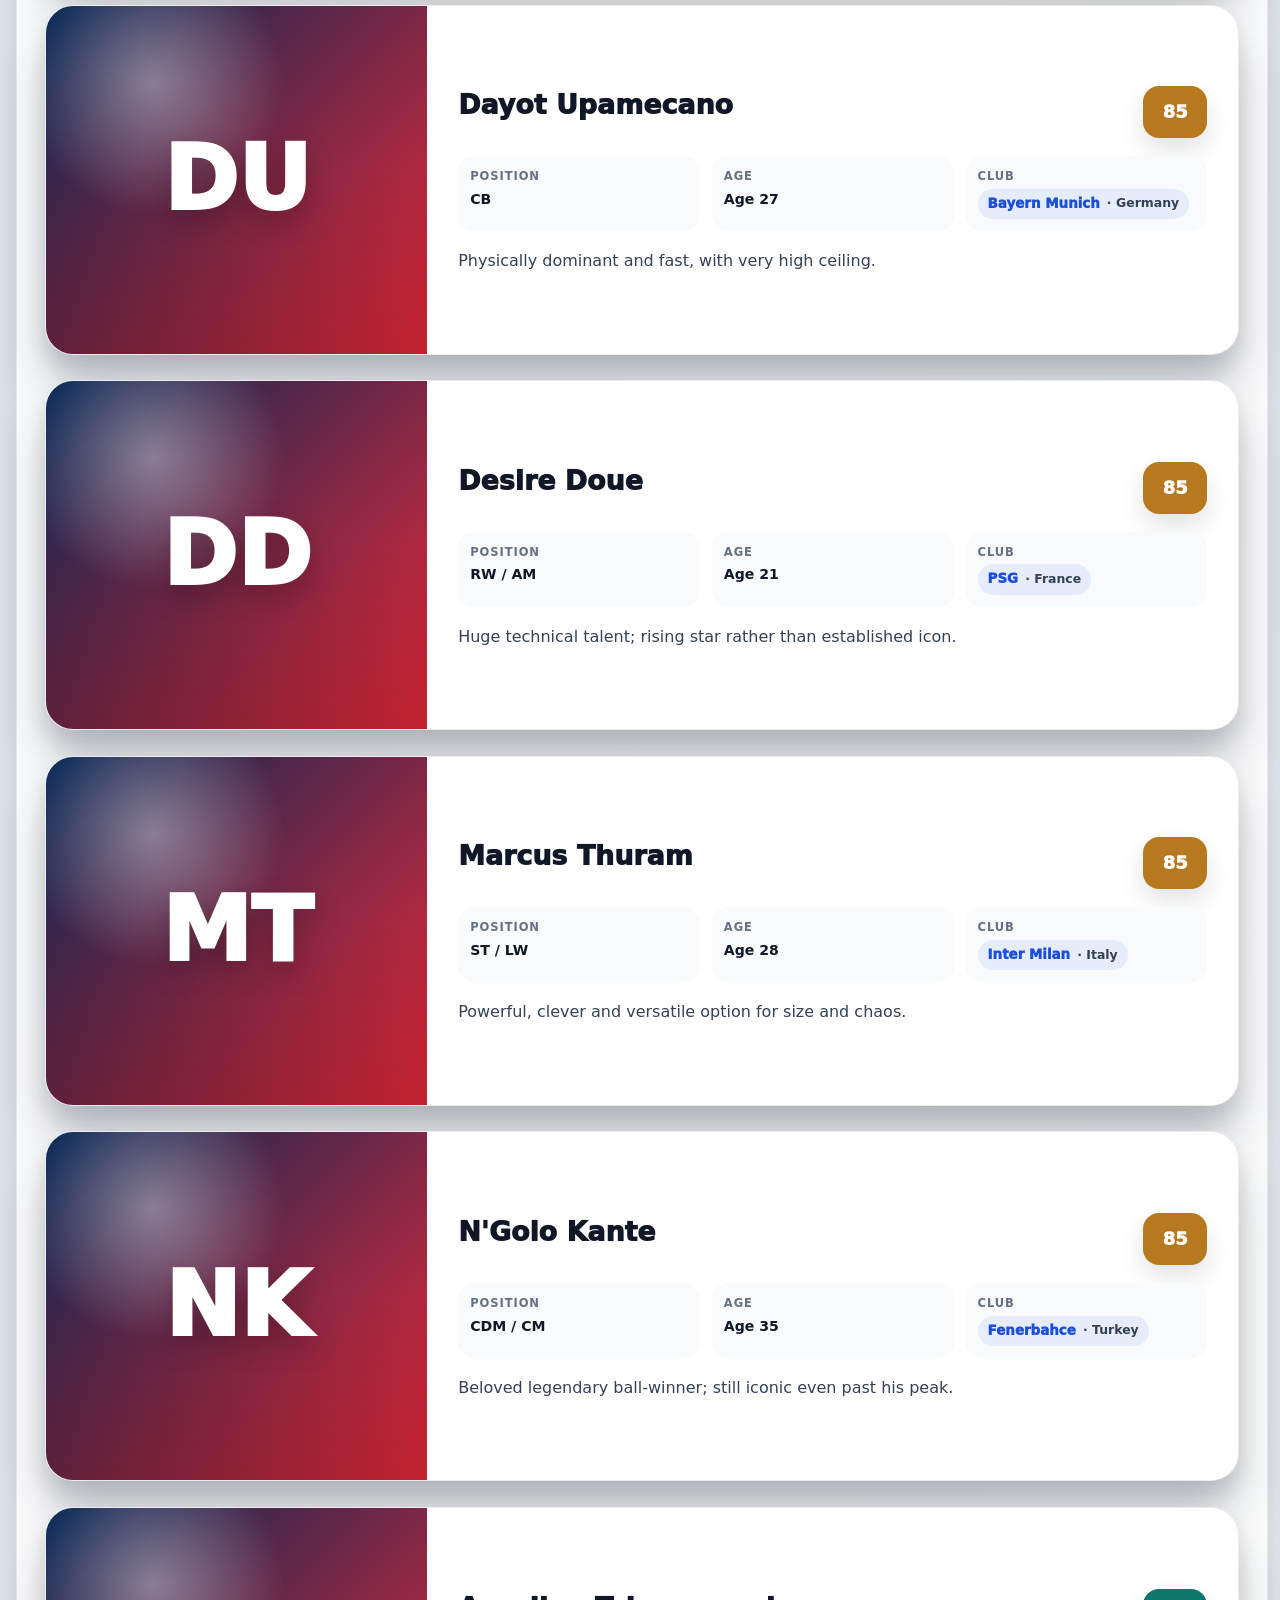
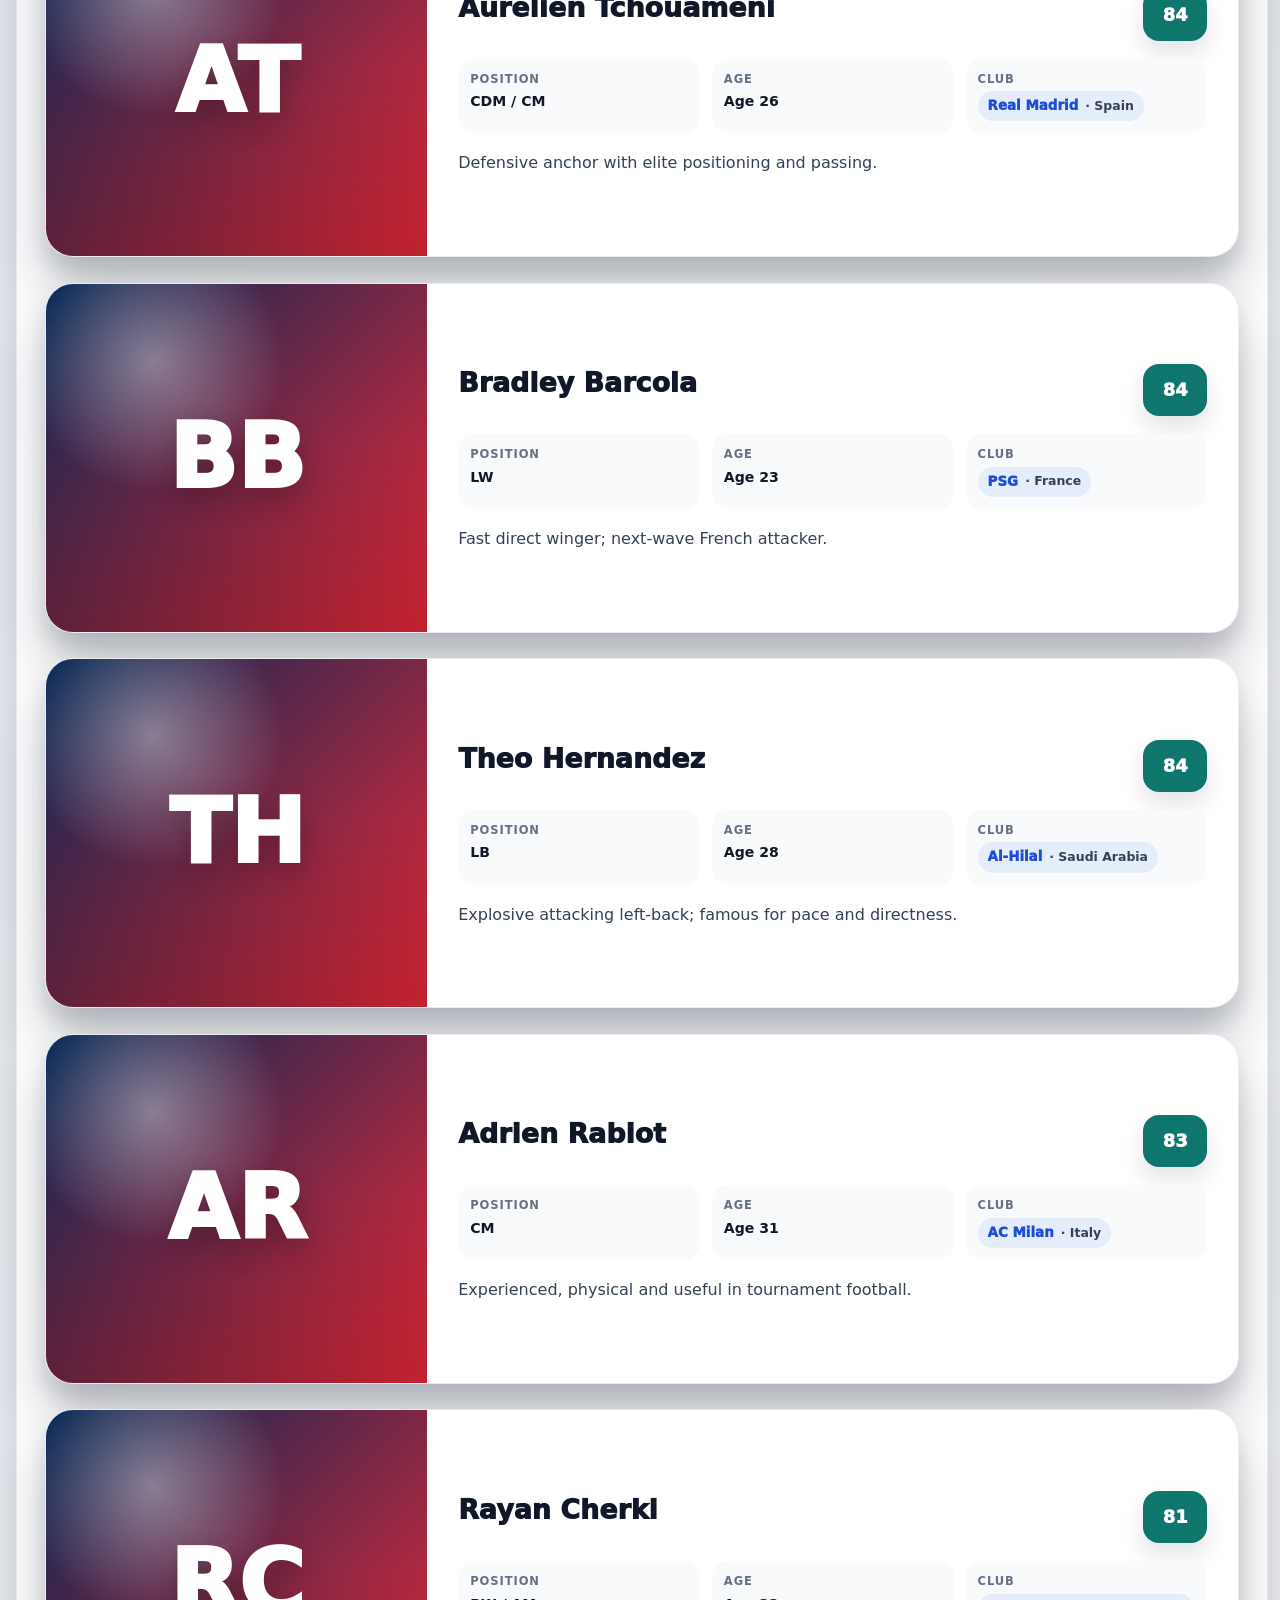
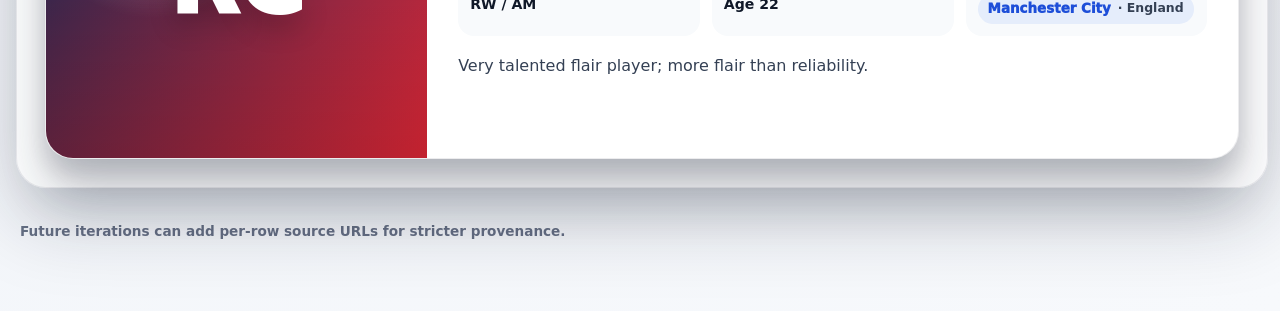
<file: team.html>
<!doctype html>
<html lang="en">
<head>
  <meta charset="utf-8">
  <meta name="viewport" content="width=device-width, initial-scale=1">
  <title>World Cup 2026 Player Guide</title>
  <link rel="icon" type="image/png" sizes="64x64" href="assets/favicon.png">
  <script>
    (() => {
      try {
        const storedTheme = localStorage.getItem("wc26-theme");
        const systemTheme = window.matchMedia("(prefers-color-scheme: dark)").matches ? "dark" : "light";
        document.documentElement.dataset.theme = storedTheme || systemTheme;
      } catch (error) {
        document.documentElement.dataset.theme = "light";
      }
    })();
  </script>
  <link rel="stylesheet" href="styles/app.css?v=20260627-cache">
  <script src="js/shared/utils.js?v=20260627-cache" defer></script>
  <script src="js/shared/theme.js?v=20260627-cache" defer></script>
  <script src="js/shared/data.js?v=20260627-cache" defer></script>
  <script src="js/shared/stats.js?v=20260627-cache" defer></script>
  <script src="js/components/topbar.js?v=20260627-cache" defer></script>
  <script src="js/components/country-card.js?v=20260627-cache" defer></script>
  <script src="js/components/player-card.js?v=20260627-cache" defer></script>
  <script src="js/components/player-list.js?v=20260627-cache" defer></script>
  <script src="js/components/metrics.js?v=20260627-cache" defer></script>
  <script src="js/pages/team.js?v=20260627-cache" defer></script>
</head>
<body>
  <div class="app-shell">
    <div id="topbar"></div>
    <main>
      <div class="load-state" id="loadState">Loading player data...</div>
      <div id="app"></div>
    </main>
  </div>
</body>
</html>
</file>
<file: styles/app.css>
:root {
  color-scheme: light;
  --bg: #f3f5f8;
  --ink: #101828;
  --muted: #667085;
  --line: rgba(16, 24, 40, 0.11);
  --panel: rgba(255, 255, 255, 0.88);
  --panel-solid: #ffffff;
  --shadow-soft: 0 18px 44px rgba(15, 23, 42, 0.11);
  --shadow-deep: 0 30px 80px rgba(15, 23, 42, 0.22);
  --radius: 28px;
  --radius-sm: 18px;
  --blue: #2563eb;
  --teal: #0f766e;
  --gold: #b7791f;
  --orange: #c2410c;
  --brick: #9f3412;
  --slate: #475467;
  --header-height: 76px;
  --card-hover-depth: 3px;
  --card-hover-lift: -1.5px;
  --card-hover-scale: 1.003;
}

:root[data-theme="dark"] {
  color-scheme: dark;
  --bg: #080f1d;
  --ink: #eef4ff;
  --muted: #99a6ba;
  --line: rgba(226, 232, 240, 0.12);
  --panel: rgba(15, 23, 42, 0.78);
  --panel-solid: #111827;
  --shadow-soft: 0 18px 48px rgba(0, 0, 0, 0.32);
  --shadow-deep: 0 30px 90px rgba(0, 0, 0, 0.44);
  --blue: #60a5fa;
  --teal: #2dd4bf;
  --gold: #fbbf24;
  --orange: #fb923c;
  --brick: #fdba74;
  --slate: #94a3b8;
}

* {
  box-sizing: border-box;
}

html {
  scroll-behavior: smooth;
}

body {
  margin: 0;
  min-height: 100vh;
  background:
    radial-gradient(circle at 18% 12%, rgba(37, 99, 235, 0.14), transparent 28%),
    radial-gradient(circle at 88% 18%, rgba(15, 118, 110, 0.12), transparent 30%),
    linear-gradient(135deg, #f8fafc 0%, #edf1f7 45%, #f7f9fc 100%);
  color: var(--ink);
  font-family: Inter, ui-sans-serif, system-ui, -apple-system, BlinkMacSystemFont, "Segoe UI", sans-serif;
  line-height: 1.45;
  overflow-x: hidden;
  transition: background 220ms ease, color 220ms ease;
}

:root[data-theme="dark"] body {
  background:
    radial-gradient(circle at 16% 10%, rgba(96, 165, 250, 0.18), transparent 30%),
    radial-gradient(circle at 88% 18%, rgba(45, 212, 191, 0.13), transparent 34%),
    linear-gradient(135deg, #07101f 0%, #0b1220 50%, #111827 100%);
}

button,
input,
select {
  font: inherit;
}

button {
  cursor: pointer;
}

.app-shell {
  min-height: 100vh;
}

.topbar {
  position: sticky;
  top: 0;
  z-index: 20;
  min-height: var(--header-height);
  display: flex;
  align-items: center;
  justify-content: space-between;
  gap: 18px;
  padding: 14px clamp(18px, 4vw, 44px);
  border-bottom: 1px solid rgba(255, 255, 255, 0.62);
  background: rgba(248, 250, 252, 0.78);
  backdrop-filter: blur(18px);
  box-shadow: 0 12px 30px rgba(15, 23, 42, 0.07);
}

:root[data-theme="dark"] .topbar {
  border-bottom-color: rgba(226, 232, 240, 0.08);
  background: rgba(8, 15, 29, 0.82);
  box-shadow: 0 18px 44px rgba(0, 0, 0, 0.32);
}

.brand {
  display: inline-flex;
  align-items: center;
  gap: 11px;
  min-width: 0;
  color: var(--ink);
  text-decoration: none;
  border-radius: 999px;
  outline: none;
  transition: transform 180ms ease, color 180ms ease;
}

.brand:hover {
  transform: translateY(-1px);
}

.brand:focus-visible {
  box-shadow: 0 0 0 4px rgba(37, 99, 235, 0.18);
}

.brand-mark {
  width: 54px;
  height: 54px;
  flex: 0 0 auto;
  border-radius: 50%;
  overflow: hidden;
  object-fit: cover;
  box-shadow:
    0 0 0 1px rgba(16, 24, 40, 0.08),
    0 18px 34px rgba(15, 23, 42, 0.2);
}

.brand-wordmark {
  color: var(--ink);
  font-size: 1.35rem;
  font-weight: 1000;
  line-height: 1;
  letter-spacing: 0;
}

.nav {
  display: inline-flex;
  align-items: center;
  flex: 0 1 auto;
  gap: 8px;
  max-width: 100%;
  margin: -22px -8px -46px;
  padding: 22px 8px 46px;
  overflow-x: auto;
  overflow-y: hidden;
}

.nav-button,
.ghost-button,
.solid-button,
.icon-button {
  display: inline-flex;
  align-items: center;
  justify-content: center;
  border: 1px solid rgba(16, 24, 40, 0.1);
  background: rgba(255, 255, 255, 0.8);
  color: var(--ink);
  min-height: 42px;
  border-radius: 999px;
  padding: 10px 16px;
  font-weight: 900;
  text-decoration: none;
  white-space: nowrap;
  transition: transform 180ms ease, box-shadow 180ms ease, background 180ms ease, color 180ms ease, border-color 180ms ease;
}

:root[data-theme="dark"] .nav-button,
:root[data-theme="dark"] .ghost-button,
:root[data-theme="dark"] .solid-button,
:root[data-theme="dark"] .icon-button {
  border-color: rgba(226, 232, 240, 0.12);
  background: rgba(30, 41, 59, 0.72);
  color: var(--ink);
}

.nav-button:hover,
.ghost-button:hover,
.solid-button:hover,
.icon-button:hover {
  transform: translateY(-2px);
  box-shadow: 0 12px 26px rgba(15, 23, 42, 0.13);
}

.nav-button.active,
.solid-button {
  border-color: #101828;
  background: #101828;
  color: #fff;
}

:root[data-theme="dark"] .nav-button.active,
:root[data-theme="dark"] .solid-button {
  border-color: rgba(226, 232, 240, 0.82);
  background: #eef4ff;
  color: #0b1220;
}

.button-icon {
  width: 1.05em;
  height: 1.05em;
  flex: 0 0 auto;
  fill: none;
  stroke: currentColor;
  stroke-width: 2.25;
  stroke-linecap: round;
  stroke-linejoin: round;
}

.top-actions {
  display: flex;
  align-items: center;
  justify-content: flex-end;
  gap: 12px;
  min-width: min(420px, 34vw);
  margin-left: auto;
}

.theme-toggle {
  position: relative;
  flex: 0 0 auto;
  width: 66px;
  height: 42px;
  padding: 0;
  border: 1px solid rgba(16, 24, 40, 0.12);
  border-radius: 999px;
  background: linear-gradient(135deg, #f8fafc, #dbeafe);
  box-shadow:
    inset 0 1px 0 rgba(255, 255, 255, 0.86),
    0 14px 28px rgba(15, 23, 42, 0.13);
  transition: background 200ms ease, border-color 200ms ease, box-shadow 200ms ease;
}

.theme-toggle::before {
  content: "";
  position: absolute;
  top: 5px;
  left: 5px;
  width: 30px;
  height: 30px;
  border-radius: 50%;
  background:
    radial-gradient(circle at 30% 28%, rgba(255, 255, 255, 0.95), transparent 32%),
    linear-gradient(135deg, #fde68a, #f59e0b);
  box-shadow: 0 8px 16px rgba(180, 83, 9, 0.28);
  transition: transform 220ms cubic-bezier(0.2, 0.8, 0.2, 1), background 220ms ease, box-shadow 220ms ease;
}

.theme-toggle-icon {
  position: absolute;
  top: 50%;
  width: 14px;
  height: 14px;
  transform: translateY(-50%);
  pointer-events: none;
  transition: opacity 180ms ease;
}

.theme-toggle-icon.sun {
  left: 13px;
  border-radius: 50%;
  background: #f59e0b;
  box-shadow: 0 0 0 4px rgba(245, 158, 11, 0.2);
  opacity: 0;
}

.theme-toggle-icon.moon {
  right: 13px;
  border-radius: 50%;
  box-shadow: inset -5px -3px 0 #475467;
  opacity: 0.8;
}

:root[data-theme="dark"] .theme-toggle {
  border-color: rgba(226, 232, 240, 0.16);
  background: linear-gradient(135deg, #0f172a, #1e293b);
  box-shadow:
    inset 0 1px 0 rgba(255, 255, 255, 0.08),
    0 16px 34px rgba(0, 0, 0, 0.36);
}

:root[data-theme="dark"] .theme-toggle::before {
  transform: translateX(24px);
  background:
    radial-gradient(circle at 32% 26%, rgba(255, 255, 255, 0.9), transparent 30%),
    linear-gradient(135deg, #e2e8f0, #94a3b8);
  box-shadow: 0 8px 18px rgba(148, 163, 184, 0.28);
}

:root[data-theme="dark"] .theme-toggle-icon.sun {
  opacity: 0.78;
}

:root[data-theme="dark"] .theme-toggle-icon.moon {
  opacity: 0;
}

main {
  width: min(1680px, calc(100vw - 32px));
  margin: 0 auto;
  padding: 28px 0 56px;
}

.view {
  animation: pageIn 520ms cubic-bezier(0.2, 0.8, 0.2, 1) both;
}

.home-hero {
  min-height: auto;
  display: grid;
  align-content: start;
  gap: 24px;
}

.hero-copy {
  display: grid;
  gap: 14px;
  width: min(100%, 950px);
  min-width: 0;
  max-width: 950px;
}

.eyebrow {
  display: inline-flex;
  width: fit-content;
  align-items: center;
  gap: 8px;
  padding: 7px 12px;
  border-radius: 999px;
  border: 1px solid rgba(16, 24, 40, 0.1);
  background: rgba(255, 255, 255, 0.68);
  color: var(--muted);
  font-size: 0.78rem;
  font-weight: 900;
  text-transform: uppercase;
  letter-spacing: 0.08em;
  box-shadow: 0 10px 24px rgba(15, 23, 42, 0.08);
}

h1,
h2,
h3 {
  margin: 0;
  line-height: 1.02;
  letter-spacing: 0;
}

h1 {
  max-width: 1020px;
  font-size: clamp(3rem, 7vw, 7.4rem);
  font-weight: 1000;
}

h2 {
  margin-top: clamp(10px, 1.4vw, 16px);
}

.country-grid {
  display: grid;
  grid-template-columns: repeat(4, minmax(0, 1fr));
  gap: clamp(16px, 2vw, 26px);
  perspective: 1400px;
}

.country-card,
.mini-country-card {
  --mx: 50%;
  --my: 50%;
  position: relative;
  z-index: 0;
  isolation: isolate;
  display: flex;
  align-items: flex-end;
  min-height: 315px;
  padding: 28px;
  overflow: hidden;
  border: 0;
  border-radius: var(--radius);
  background: var(--flag-bg);
  color: #fff;
  cursor: pointer;
  text-decoration: none;
  text-align: left;
  box-shadow:
    0 34px 52px rgba(15, 23, 42, 0.24),
    0 15px 22px rgba(15, 23, 42, 0.13);
  transform: translate3d(0, 0, 0) scale(1) rotateX(0) rotateY(0);
  transform-origin: center center;
  transition: transform 280ms cubic-bezier(0.16, 1, 0.3, 1), box-shadow 280ms ease, filter 280ms ease;
  will-change: transform, box-shadow, filter;
  animation: cardIn 520ms cubic-bezier(0.2, 0.8, 0.2, 1) backwards;
  animation-delay: calc(var(--i, 0) * 70ms);
}

.country-card::before,
.mini-country-card::before {
  content: "";
  position: absolute;
  inset: 0;
  z-index: -1;
  background:
    radial-gradient(circle at var(--mx) var(--my), rgba(255, 255, 255, 0.22), transparent 24%),
    linear-gradient(180deg, rgba(0, 0, 0, 0.03) 0%, rgba(0, 0, 0, 0.12) 48%, rgba(0, 0, 0, 0.72) 100%);
  opacity: 0.92;
  transition: opacity 220ms ease;
}

.country-card::after,
.mini-country-card::after {
  content: "";
  position: absolute;
  inset: 0;
  background: linear-gradient(120deg, transparent 28%, rgba(255, 255, 255, 0.24) 48%, transparent 68%);
  transform: translateX(-130%);
  transition: transform 720ms ease;
  pointer-events: none;
}

.country-card:hover,
.country-card:focus-visible,
.mini-country-card:hover,
.mini-country-card:focus-visible {
  z-index: 4;
  transform: translate3d(0, var(--card-hover-lift), var(--card-hover-depth)) scale(var(--card-hover-scale)) rotateX(var(--tilt-y, 0deg)) rotateY(var(--tilt-x, 0deg));
  box-shadow:
    0 36px 56px rgba(15, 23, 42, 0.25),
    0 16px 22px rgba(15, 23, 42, 0.14),
    0 4px 8px rgba(15, 23, 42, 0.06);
  filter: saturate(1.025) contrast(1.006);
}

.country-card:hover::after,
.country-card:focus-visible::after,
.mini-country-card:hover::after,
.mini-country-card:focus-visible::after {
  transform: translateX(130%);
}

.country-card-content {
  width: 100%;
  display: flex;
  justify-content: space-between;
  gap: 16px;
  align-items: flex-end;
  text-shadow: 0 8px 22px rgba(0, 0, 0, 0.34);
}

.country-name {
  font-size: clamp(1.8rem, 3vw, 3.4rem);
  font-weight: 1000;
}

.hover-metadata {
  position: absolute;
  left: 28px;
  right: 104px;
  top: 24px;
  display: flex;
  flex-wrap: wrap;
  gap: 8px;
  opacity: 0;
  transform: translateY(-8px);
  transition: opacity 220ms ease, transform 220ms ease;
}

.country-card:hover .hover-metadata,
.country-card:focus-visible .hover-metadata {
  opacity: 1;
  transform: translateY(0);
}

.country-score {
  position: absolute;
  top: 22px;
  right: 22px;
  display: grid;
  place-items: center;
  min-width: 70px;
  padding: 9px 12px;
  border-radius: 16px;
  background: rgba(255, 255, 255, 0.2);
  border: 1px solid rgba(255, 255, 255, 0.28);
  color: #fff;
  text-align: center;
  backdrop-filter: blur(12px);
  text-shadow: 0 8px 18px rgba(0, 0, 0, 0.28);
}

.country-score strong {
  font-size: 1.15rem;
  line-height: 1;
  font-weight: 1000;
  font-variant-numeric: tabular-nums;
}

.glass-pill {
  display: inline-flex;
  align-items: center;
  min-height: 28px;
  padding: 5px 10px;
  border-radius: 999px;
  background:
    linear-gradient(135deg, rgba(255, 255, 255, 0.22), rgba(255, 255, 255, 0.08)),
    rgba(15, 23, 42, 0.3);
  border: 1px solid rgba(255, 255, 255, 0.34);
  color: #fff;
  font-size: 0.78rem;
  font-weight: 900;
  backdrop-filter: blur(14px) saturate(1.35);
  box-shadow:
    inset 0 1px 0 rgba(255, 255, 255, 0.24),
    0 8px 18px rgba(15, 23, 42, 0.18);
  text-shadow: 0 1px 3px rgba(0, 0, 0, 0.62);
}

.file-fallback {
  display: none;
  margin: 16px 0;
  padding: 16px;
  border-radius: 18px;
  border: 1px solid rgba(194, 65, 12, 0.25);
  background: #fff7ed;
  color: #7c2d12;
  box-shadow: var(--shadow-soft);
}

.file-fallback.active {
  display: block;
}

.file-fallback p {
  margin: 0 0 10px;
}

.file-input,
input[type="search"],
select {
  width: 100%;
  min-height: 46px;
  border: 1px solid rgba(16, 24, 40, 0.12);
  border-radius: 999px;
  background: rgba(255, 255, 255, 0.9);
  color: var(--ink);
  padding: 10px 16px;
  box-shadow: inset 0 1px 0 rgba(255, 255, 255, 0.72);
  outline: none;
  transition: border-color 160ms ease, box-shadow 160ms ease, transform 160ms ease;
}

input[type="search"]:focus,
select:focus {
  border-color: rgba(37, 99, 235, 0.44);
  box-shadow: 0 0 0 4px rgba(37, 99, 235, 0.12);
}

label {
  color: var(--muted);
  font-size: 0.74rem;
  font-weight: 950;
  text-transform: uppercase;
  letter-spacing: 0.08em;
}

.team-view,
.players-view,
.compare-view {
  width: min(1760px, calc(100vw - 28px));
  margin: 0 auto;
  display: grid;
  gap: 20px;
}

.team-hero {
  position: relative;
  isolation: isolate;
  overflow: hidden;
  min-height: 320px;
  display: grid;
  align-items: end;
  padding: clamp(26px, 5vw, 58px);
  border-radius: 34px;
  background: var(--flag-bg);
  color: #fff;
  box-shadow: var(--shadow-deep);
}

.team-hero::before {
  content: "";
  position: absolute;
  inset: 0;
  z-index: -1;
  background:
    radial-gradient(circle at 18% 14%, rgba(255, 255, 255, 0.25), transparent 22%),
    linear-gradient(90deg, rgba(0, 0, 0, 0.66) 0%, rgba(0, 0, 0, 0.22) 52%, rgba(0, 0, 0, 0.08) 100%);
}

.team-hero-content {
  display: grid;
  grid-template-columns: 1fr auto;
  gap: 24px;
  align-items: end;
}

.team-title {
  margin: 6px 0 0;
  font-size: clamp(3.2rem, 9vw, 9rem);
  font-weight: 1000;
  text-shadow: 0 20px 42px rgba(0, 0, 0, 0.22);
}

.team-hero-actions {
  display: flex;
  flex-wrap: wrap;
  gap: 10px;
  margin-top: 18px;
}

.team-hero .hero-action-button {
  gap: 10px;
  padding-inline: 18px;
  border-color: rgba(255, 255, 255, 0.74);
  background: rgba(255, 255, 255, 0.92);
  color: #101828;
  box-shadow: 0 18px 38px rgba(15, 23, 42, 0.24);
}

.team-hero .new-page-icon {
  transform: translateY(-1px);
}

.hero-stats {
  display: grid;
  grid-template-columns: repeat(2, minmax(180px, 1fr));
  gap: 12px;
  min-width: min(520px, 100%);
}

.hero-stat,
.stat-card,
.metric-card {
  border: 1px solid rgba(255, 255, 255, 0.14);
  border-radius: 22px;
  background: rgba(255, 255, 255, 0.16);
  backdrop-filter: blur(16px);
  box-shadow: 0 18px 44px rgba(15, 23, 42, 0.13);
  padding: 16px;
}

.hero-stat-label,
.stat-label,
.metric-label {
  color: rgba(255, 255, 255, 0.76);
  font-size: 0.72rem;
  font-weight: 950;
  text-transform: uppercase;
  letter-spacing: 0.08em;
}

.stat-card .stat-label,
.metric-card .metric-label {
  color: var(--muted);
}

.hero-stat-value,
.stat-value,
.metric-value {
  margin-top: 5px;
  font-size: clamp(1.35rem, 2.2vw, 2.2rem);
  font-weight: 1000;
  line-height: 1.05;
  font-variant-numeric: tabular-nums;
}

.hero-stat-detail,
.stat-detail,
.metric-detail {
  margin-top: 5px;
  color: rgba(255, 255, 255, 0.74);
  font-size: 0.86rem;
  font-weight: 700;
}

.stat-card .stat-detail,
.metric-card .metric-detail {
  color: var(--muted);
}

.controls-panel {
  display: grid;
  grid-template-columns: minmax(260px, 1.5fr) repeat(3, minmax(145px, 1fr));
  gap: 12px;
  align-items: end;
  padding: 14px;
  border: 1px solid rgba(16, 24, 40, 0.08);
  border-radius: 28px;
  background: rgba(255, 255, 255, 0.72);
  backdrop-filter: blur(16px);
  box-shadow: var(--shadow-soft);
}

.control {
  display: grid;
  gap: 7px;
}

.player-list-panel {
  overflow: visible;
  scroll-margin-top: calc(var(--header-height) + 14px);
  border: 1px solid rgba(16, 24, 40, 0.08);
  border-radius: 30px;
  background: rgba(255, 255, 255, 0.82);
  backdrop-filter: blur(18px);
  box-shadow: var(--shadow-deep);
}

.list-head {
  min-height: 72px;
  display: flex;
  align-items: center;
  justify-content: space-between;
  gap: 18px;
  padding: 18px 22px;
  border-bottom: 1px solid rgba(16, 24, 40, 0.08);
}

.list-title {
  font-size: clamp(1.3rem, 2vw, 2rem);
  font-weight: 1000;
}

.result-count {
  color: var(--muted);
  font-size: 0.92rem;
  font-weight: 800;
}

.list-actions {
  display: flex;
  align-items: center;
  justify-content: flex-end;
  gap: 10px;
  flex-wrap: wrap;
}

.sort-controls {
  display: inline-flex;
  align-items: center;
  justify-content: flex-end;
  gap: 8px;
  flex-wrap: wrap;
}

.sort-label {
  color: var(--muted);
  font-size: 0.72rem;
  font-weight: 950;
  text-transform: uppercase;
  letter-spacing: 0.08em;
}

.sort-button {
  display: inline-flex;
  align-items: center;
  gap: 7px;
  min-height: 36px;
  padding: 8px 12px;
  border: 1px solid rgba(16, 24, 40, 0.1);
  border-radius: 999px;
  background: rgba(255, 255, 255, 0.76);
  color: var(--ink);
  font-size: 0.82rem;
  font-weight: 900;
  transition: transform 180ms ease, box-shadow 180ms ease, background 180ms ease, color 180ms ease, border-color 180ms ease;
}

.sort-button span {
  color: var(--muted);
  font-size: 0.66rem;
  font-weight: 950;
  letter-spacing: 0.08em;
}

.sort-button:hover {
  transform: translateY(-2px);
  box-shadow: 0 12px 24px rgba(15, 23, 42, 0.12);
}

.sort-button.active {
  border-color: #101828;
  background: #101828;
  color: #fff;
}

.sort-button.active span {
  color: rgba(255, 255, 255, 0.72);
}

.pagination {
  display: flex;
  align-items: center;
  justify-content: space-between;
  gap: 12px;
  flex-wrap: wrap;
  padding: 0 clamp(18px, 2.4vw, 28px) clamp(18px, 2.4vw, 28px);
}

.pagination-summary {
  color: var(--muted);
  font-size: 0.88rem;
  font-weight: 900;
}

.pagination-buttons {
  display: flex;
  align-items: center;
  justify-content: flex-end;
  gap: 8px;
  flex-wrap: wrap;
}

.pagination-button {
  display: inline-flex;
  align-items: center;
  justify-content: center;
  min-width: 42px;
  min-height: 38px;
  padding: 8px 12px;
  border: 1px solid rgba(16, 24, 40, 0.1);
  border-radius: 999px;
  background: rgba(255, 255, 255, 0.78);
  color: var(--ink);
  font-size: 0.82rem;
  font-weight: 950;
  transition: transform 180ms ease, box-shadow 180ms ease, background 180ms ease, color 180ms ease, border-color 180ms ease, opacity 180ms ease;
}

.pagination-button:hover:not(:disabled) {
  transform: translateY(-2px);
  box-shadow: 0 12px 24px rgba(15, 23, 42, 0.12);
}

.pagination-button.active {
  border-color: #101828;
  background: #101828;
  color: #fff;
}

.pagination-button:disabled {
  cursor: not-allowed;
  opacity: 0.45;
}

.player-name {
  color: var(--ink);
  font-size: 1.04rem;
  font-weight: 1000;
}

.meta {
  margin-top: 3px;
  color: var(--muted);
  font-size: 0.82rem;
  font-weight: 750;
}

.ovr {
  display: inline-flex;
  align-items: center;
  justify-content: center;
  min-width: 52px;
  min-height: 40px;
  padding: 6px 12px;
  border-radius: 14px;
  color: #fff;
  font-weight: 1000;
  font-variant-numeric: tabular-nums;
  box-shadow: 0 12px 24px rgba(15, 23, 42, 0.12);
}

.ovr.elite { background: #7c2d12; }
.ovr.star { background: #b7791f; }
.ovr.strong { background: #0f766e; }
.ovr.rotation { background: #2563eb; }
.ovr.depth { background: #697586; }
.ovr.unknown {
  background: #e5e7eb;
  color: #475467;
}

.pill {
  display: inline-flex;
  align-items: center;
  min-height: 28px;
  padding: 5px 10px;
  border-radius: 999px;
  background: rgba(37, 99, 235, 0.09);
  color: #1d4ed8;
  font-size: 0.78rem;
  font-weight: 950;
}

.pill {
  background: #f2f4f7;
  color: #344054;
}

.notes {
  max-width: 480px;
  color: #344054;
}

.player-card-grid {
  display: grid;
  grid-template-columns: repeat(auto-fit, minmax(min(100%, 640px), 1fr));
  gap: clamp(18px, 2vw, 26px);
  padding: clamp(18px, 2.4vw, 28px);
}

.player-card {
  display: grid;
  grid-template-columns: minmax(260px, 38%) minmax(0, 1fr);
  min-height: 320px;
  overflow: hidden;
  border: 1px solid rgba(16, 24, 40, 0.08);
  border-radius: 28px;
  background: #fff;
  box-shadow:
    0 34px 52px rgba(15, 23, 42, 0.24),
    0 15px 22px rgba(15, 23, 42, 0.13);
  animation: rowIn 420ms cubic-bezier(0.2, 0.8, 0.2, 1) both;
  animation-delay: calc(min(var(--i, 0), 18) * 28ms);
  transition: transform 220ms cubic-bezier(0.2, 0.8, 0.2, 1), box-shadow 220ms ease;
}

.team-view .player-card-grid {
  grid-template-columns: 1fr;
}

.team-view .player-card {
  grid-template-columns: minmax(330px, 32%) minmax(0, 1fr);
  min-height: 350px;
}

.player-card:hover {
  transform: translateY(-8px);
  box-shadow:
    0 46px 72px rgba(15, 23, 42, 0.3),
    0 22px 30px rgba(15, 23, 42, 0.16);
}

.player-photo {
  position: relative;
  isolation: isolate;
  min-height: clamp(300px, 24vw, 420px);
  display: grid;
  place-items: center;
  overflow: hidden;
  background:
    radial-gradient(circle at 28% 22%, rgba(255, 255, 255, 0.4), transparent 34%),
    linear-gradient(135deg, var(--team-a, #101828), var(--team-b, #475467));
  color: #fff;
  font-size: clamp(3rem, 9vw, 5.6rem);
  font-weight: 1000;
}

.player-photo::after {
  content: "";
  position: absolute;
  inset: 0;
  z-index: 1;
  background: linear-gradient(180deg, transparent 45%, rgba(0, 0, 0, 0.18));
  pointer-events: none;
}

.player-photo img {
  position: absolute;
  inset: 0;
  width: 100%;
  height: 100%;
  object-fit: cover;
  object-position: center top;
}

.player-photo span {
  position: relative;
  z-index: 2;
  text-shadow: 0 12px 28px rgba(0, 0, 0, 0.24);
}

.player-card-content {
  min-width: 0;
  display: grid;
  align-content: center;
  gap: 18px;
  padding: clamp(22px, 2.4vw, 34px);
}

.player-card-heading {
  display: flex;
  justify-content: space-between;
  gap: 14px;
  align-items: flex-start;
}

.player-card .player-name {
  font-size: clamp(1.32rem, 2.1vw, 2.1rem);
}

.player-card .ovr {
  min-width: 64px;
  min-height: 52px;
  border-radius: 16px;
  font-size: 1.12rem;
}

.player-card .notes {
  max-width: none;
  font-size: clamp(1rem, 1.1vw, 1.08rem);
  line-height: 1.5;
}

.card-meta-grid {
  display: grid;
  grid-template-columns: repeat(auto-fit, minmax(150px, 1fr));
  gap: 12px;
  color: #344054;
  font-size: 0.88rem;
  font-weight: 760;
}

.card-meta-item {
  min-width: 0;
  padding: 12px;
  border-radius: 16px;
  background: #f8fafc;
}

.card-meta-grid b {
  display: block;
  color: var(--muted);
  font-size: 0.72rem;
  text-transform: uppercase;
  letter-spacing: 0.08em;
}

.card-meta-value {
  margin-top: 4px;
  color: var(--ink);
  font-weight: 900;
}

.club-chip {
  display: inline-flex;
  align-items: center;
  max-width: 100%;
  gap: 7px;
  padding: 7px 10px;
  border-radius: 999px;
  background: rgba(37, 99, 235, 0.09);
  color: #1d4ed8;
  font-size: 0.84rem;
  font-weight: 950;
  line-height: 1.2;
}

.club-chip span {
  min-width: 0;
  overflow: hidden;
  text-overflow: ellipsis;
  white-space: nowrap;
}

.club-chip small {
  flex: 0 0 auto;
  color: #344054;
  font-size: 0.78rem;
  font-weight: 900;
}

.empty-state,
.load-state {
  padding: 38px;
  text-align: center;
  color: var(--muted);
  font-weight: 800;
}

.compare-layout {
  min-width: 0;
  display: grid;
  grid-template-columns: repeat(2, minmax(0, 1fr));
  gap: clamp(22px, 3vw, 38px);
  align-items: start;
}

.compare-side {
  min-width: 0;
  min-height: 560px;
  display: grid;
  gap: 18px;
  animation: sideIn 460ms cubic-bezier(0.2, 0.8, 0.2, 1) both;
}

.compare-side + .compare-side {
  padding-left: clamp(22px, 3vw, 38px);
  border-left: 1px solid rgba(148, 163, 184, 0.36);
}

.compare-picker-head {
  display: flex;
  align-items: center;
  justify-content: space-between;
  gap: 14px;
}

.compare-picker-head h2 {
  font-size: clamp(1.7rem, 3vw, 3.3rem);
  font-weight: 1000;
}

.mini-grid {
  display: grid;
  grid-template-columns: repeat(2, minmax(0, 1fr));
  gap: 12px;
  perspective: 1000px;
}

.mini-country-card {
  min-height: 154px;
  padding: 18px;
  border-radius: 24px;
}

.mini-country-card .country-score {
  top: 14px;
  right: 14px;
  min-width: 58px;
  padding: 7px 9px;
  border-radius: 14px;
}

.mini-country-card .country-score strong {
  font-size: 0.98rem;
}

.mini-country-card .country-name {
  font-size: 1.35rem;
}

.selected-team-panel {
  min-width: 0;
  display: grid;
  gap: 18px;
  animation: revealUp 460ms cubic-bezier(0.2, 0.8, 0.2, 1) both;
}

.selected-team-flag {
  position: relative;
  display: grid;
  align-content: end;
  min-height: 220px;
  overflow: hidden;
  padding: 24px;
  border-radius: 30px;
  background: var(--flag-bg);
  color: #fff;
  isolation: isolate;
}

.selected-team-flag::before {
  content: "";
  position: absolute;
  inset: 0;
  z-index: -1;
  background: linear-gradient(180deg, rgba(0, 0, 0, 0.06), rgba(0, 0, 0, 0.72));
}

.selected-team-title {
  display: flex;
  justify-content: space-between;
  gap: 18px;
  align-items: end;
}

.selected-team-title h2 {
  font-size: clamp(2.2rem, 5vw, 5rem);
  font-weight: 1000;
}

.metrics-grid {
  display: grid;
  grid-template-columns: repeat(2, minmax(0, 1fr));
  gap: 12px;
}

.metric-card {
  border-color: rgba(16, 24, 40, 0.08);
  background: #fff;
  backdrop-filter: none;
}

.compare-section {
  min-width: 0;
}

.compare-actions {
  display: flex;
  flex-wrap: wrap;
  gap: 10px;
}

.compare-actions > * {
  flex: 1 1 160px;
}

.compare-section h3 {
  margin: 8px 0 10px;
  font-size: 0.92rem;
  font-weight: 1000;
  text-transform: uppercase;
  letter-spacing: 0.08em;
  color: var(--muted);
}

.rank-list {
  display: grid;
  gap: 8px;
  margin: 0;
  padding: 0;
  list-style: none;
}

.compare-player-grid {
  display: grid;
  gap: 10px;
}

.compare-player-card {
  grid-template-columns: 102px minmax(0, 1fr);
  min-height: 138px;
  min-width: 0;
  border-radius: 20px;
  background: #f8fafc;
  box-shadow: 0 12px 24px rgba(15, 23, 42, 0.07);
}

.compare-player-card > * {
  min-width: 0;
}

.compare-player-media {
  position: relative;
  min-height: 138px;
}

.compare-player-rank {
  position: absolute;
  top: 8px;
  left: 8px;
  z-index: 3;
  display: inline-grid;
  place-items: center;
  min-width: 32px;
  min-height: 28px;
  padding: 4px 8px;
  border-radius: 999px;
  background: rgba(16, 24, 40, 0.78);
  color: #fff;
  font-size: 0.72rem;
  font-weight: 1000;
  box-shadow: 0 10px 18px rgba(15, 23, 42, 0.2);
  backdrop-filter: blur(10px);
}

.compare-player-card .player-photo {
  min-height: 100%;
  height: 100%;
  border-radius: 18px 0 0 18px;
  font-size: 2rem;
}

.compare-player-card .player-card-content {
  gap: 8px;
  padding: 12px;
}

.compare-player-card .player-card-heading {
  gap: 10px;
}

.compare-player-card .player-name {
  min-width: 0;
  font-size: clamp(1rem, 1.45vw, 1.18rem);
  line-height: 1.08;
  overflow-wrap: anywhere;
}

.compare-player-card .meta {
  min-width: 0;
  font-size: 0.78rem;
  overflow-wrap: anywhere;
}

.compare-player-card .ovr {
  min-width: 46px;
  min-height: 38px;
  padding: 5px 9px;
  border-radius: 12px;
  font-size: 0.92rem;
}

.compare-player-meta {
  grid-template-columns: repeat(2, minmax(0, 1fr));
  gap: 6px;
  margin: 0;
  font-size: 0.78rem;
}

.compare-player-card .card-meta-item {
  padding: 8px;
  border-radius: 12px;
}

.compare-player-card .card-meta-grid b {
  font-size: 0.62rem;
}

.compare-player-card .card-meta-value {
  margin-top: 2px;
  overflow-wrap: anywhere;
}

.compare-player-card .pill {
  min-height: 24px;
  padding: 4px 8px;
  font-size: 0.68rem;
}

.compare-player-card .notes {
  display: -webkit-box;
  min-width: 0;
  max-width: none;
  overflow: hidden;
  color: #475467;
  font-size: 0.82rem;
  line-height: 1.35;
  overflow-wrap: anywhere;
  -webkit-line-clamp: 2;
  -webkit-box-orient: vertical;
}

.compact-empty-state {
  padding: 18px;
  border-radius: 16px;
  background: #f8fafc;
}

.rank-list li,
.distribution-row {
  display: flex;
  justify-content: space-between;
  gap: 12px;
  padding: 10px 12px;
  border-radius: 16px;
  background: #f8fafc;
  color: #344054;
  font-weight: 850;
  animation: rowIn 420ms cubic-bezier(0.2, 0.8, 0.2, 1) both;
  animation-delay: calc(var(--i, 0) * 42ms);
}

.distribution-grid {
  display: grid;
  grid-template-columns: repeat(2, minmax(0, 1fr));
  gap: 8px;
}

.fine-print {
  color: var(--muted);
  font-size: 0.85rem;
  font-weight: 750;
  padding: 0 4px;
}

:root[data-theme="dark"] .eyebrow,
:root[data-theme="dark"] .controls-panel,
:root[data-theme="dark"] .player-list-panel {
  border-color: var(--line);
  background: rgba(15, 23, 42, 0.72);
  box-shadow: var(--shadow-soft);
}

:root[data-theme="dark"] .compare-side + .compare-side {
  border-color: rgba(148, 163, 184, 0.24);
}

:root[data-theme="dark"] input[type="search"],
:root[data-theme="dark"] select {
  border-color: rgba(226, 232, 240, 0.14);
  background: rgba(15, 23, 42, 0.82);
  color: var(--ink);
  box-shadow: inset 0 1px 0 rgba(255, 255, 255, 0.06);
}

:root[data-theme="dark"] input[type="search"]::placeholder {
  color: #64748b;
}

:root[data-theme="dark"] input[type="search"]:focus,
:root[data-theme="dark"] select:focus {
  border-color: rgba(96, 165, 250, 0.62);
  box-shadow: 0 0 0 4px rgba(96, 165, 250, 0.16);
}

:root[data-theme="dark"] .list-head {
  border-color: var(--line);
}

:root[data-theme="dark"] .player-name,
:root[data-theme="dark"] .list-title,
:root[data-theme="dark"] .compare-picker-head h2,
:root[data-theme="dark"] .selected-team-title h2 {
  color: var(--ink);
}

:root[data-theme="dark"] .notes,
:root[data-theme="dark"] .card-meta-grid,
:root[data-theme="dark"] .card-meta-value,
:root[data-theme="dark"] .rank-list li,
:root[data-theme="dark"] .distribution-row {
  color: #d7dfec;
}

:root[data-theme="dark"] .metric-card {
  border-color: var(--line);
  background: rgba(15, 23, 42, 0.9);
  box-shadow: var(--shadow-soft);
}

:root[data-theme="dark"] .player-card {
  border-color: var(--line);
  background: rgba(15, 23, 42, 0.9);
  box-shadow:
    0 34px 52px rgba(0, 0, 0, 0.42),
    0 15px 22px rgba(0, 0, 0, 0.3);
}

:root[data-theme="dark"] .player-card:hover {
  box-shadow:
    0 46px 72px rgba(0, 0, 0, 0.5),
    0 22px 30px rgba(0, 0, 0, 0.34);
}

:root[data-theme="dark"] .card-meta-item,
:root[data-theme="dark"] .club-chip,
:root[data-theme="dark"] .pill,
:root[data-theme="dark"] .rank-list li,
:root[data-theme="dark"] .compact-empty-state,
:root[data-theme="dark"] .distribution-row {
  background: rgba(30, 41, 59, 0.92);
  color: #d7dfec;
}

:root[data-theme="dark"] .club-chip small {
  color: #99a6ba;
}

:root[data-theme="dark"] .sort-button {
  border-color: rgba(226, 232, 240, 0.12);
  background: rgba(30, 41, 59, 0.72);
  color: var(--ink);
}

:root[data-theme="dark"] .pagination-button {
  border-color: rgba(226, 232, 240, 0.12);
  background: rgba(30, 41, 59, 0.72);
  color: var(--ink);
}

:root[data-theme="dark"] .sort-button.active {
  border-color: rgba(226, 232, 240, 0.82);
  background: #eef4ff;
  color: #0b1220;
}

:root[data-theme="dark"] .pagination-button.active {
  border-color: rgba(226, 232, 240, 0.82);
  background: #eef4ff;
  color: #0b1220;
}

:root[data-theme="dark"] .sort-button.active span {
  color: rgba(11, 18, 32, 0.64);
}

:root[data-theme="dark"] .ovr.unknown {
  background: #334155;
  color: #cbd5e1;
}

:root[data-theme="dark"] .file-fallback {
  border-color: rgba(251, 146, 60, 0.32);
  background: rgba(67, 20, 7, 0.72);
  color: #fed7aa;
}

@keyframes pageIn {
  from { opacity: 0; transform: translateY(16px); }
  to { opacity: 1; transform: translateY(0); }
}

@keyframes cardIn {
  from { opacity: 0; transform: translateY(24px) scale(0.96); }
  to { opacity: 1; transform: translateY(0) scale(1); }
}

@keyframes rowIn {
  from { opacity: 0; transform: translateY(10px); }
  to { opacity: 1; transform: translateY(0); }
}

@keyframes revealUp {
  from { opacity: 0; transform: translateY(18px) scale(0.98); }
  to { opacity: 1; transform: translateY(0) scale(1); }
}

@keyframes sideIn {
  from { opacity: 0; transform: translateY(16px); }
  to { opacity: 1; transform: translateY(0); }
}

@media (max-width: 1260px) {
  .top-actions {
    min-width: auto;
  }

  .country-grid {
    grid-template-columns: repeat(3, minmax(0, 1fr));
  }

  .team-hero-content {
    grid-template-columns: 1fr;
  }

  .hero-stats,
  .controls-panel {
    grid-template-columns: repeat(3, minmax(0, 1fr));
  }
}

@media (max-width: 900px) {
  .topbar {
    align-items: center;
    flex-direction: row;
    flex-wrap: wrap;
    justify-content: flex-start;
    gap: 12px 14px;
  }

  .top-actions {
    position: static;
    margin-left: auto;
  }

  .nav {
    width: auto;
  }

  .country-grid,
  .compare-layout {
    grid-template-columns: 1fr;
  }

  .compare-side + .compare-side {
    padding-top: 22px;
    padding-left: 0;
    border-top: 1px solid rgba(148, 163, 184, 0.36);
    border-left: 0;
  }

  .country-card {
    min-height: 240px;
  }

  .hero-stats,
  .metrics-grid,
  .controls-panel,
  .distribution-grid {
    grid-template-columns: 1fr;
  }

  .player-card-grid {
    grid-template-columns: 1fr;
  }
}

@media (max-width: 620px) {
  main,
  .team-view,
  .players-view,
  .compare-view {
    width: min(100vw - 18px, 1760px);
  }

  .topbar {
    padding: 12px;
    gap: 10px;
  }

  .top-actions {
    margin-left: auto;
  }

  .brand {
    min-width: 0;
  }

  .brand-mark {
    width: 40px;
    height: 40px;
  }

  .brand-wordmark {
    font-size: 1.12rem;
  }

  .theme-toggle {
    width: 58px;
    height: 38px;
  }

  .theme-toggle::before {
    width: 27px;
    height: 27px;
  }

  :root[data-theme="dark"] .theme-toggle::before {
    transform: translateX(20px);
  }

  .nav-button {
    min-height: 40px;
    padding: 8px 11px;
  }

  h1 {
    font-size: clamp(2.6rem, 18vw, 4.3rem);
  }

  .compare-view h1 {
    font-size: clamp(2.25rem, 11.5vw, 3rem);
  }

  .country-card {
    min-height: 220px;
    padding: 22px;
  }

  .team-hero {
    min-height: 260px;
    padding: 24px;
    border-radius: 26px;
  }

  .list-head {
    align-items: flex-start;
    flex-direction: column;
  }

  .list-actions,
  .sort-controls {
    justify-content: flex-start;
  }

  .pagination {
    align-items: stretch;
    flex-direction: column;
  }

  .pagination-buttons {
    justify-content: flex-start;
  }

  .pagination-button {
    min-width: 44px;
    min-height: 42px;
  }

  .mini-grid {
    grid-template-columns: 1fr;
  }

  .player-card {
    grid-template-columns: 1fr;
  }

  .team-view .player-card {
    grid-template-columns: 1fr;
  }

  .compare-player-card {
    grid-template-columns: 92px minmax(0, 1fr);
    min-height: 128px;
  }

  .compare-player-media {
    min-height: 128px;
  }

  .compare-player-meta {
    grid-template-columns: 1fr;
  }

  .player-photo {
    min-height: clamp(300px, 72vw, 440px);
  }

  .compare-player-card .player-photo {
    min-height: 100%;
  }

  .player-card-content {
    padding: 18px;
  }

  .card-meta-grid {
    grid-template-columns: 1fr;
  }
}

@media (max-width: 480px) {
  .brand {
    order: 1;
  }

  .top-actions {
    order: 2;
  }

  .nav {
    order: 3;
  }
}

@media (prefers-reduced-motion: reduce) {
  *,
  *::before,
  *::after {
    animation: none !important;
    scroll-behavior: auto !important;
    transition: none !important;
  }
}
</file>
